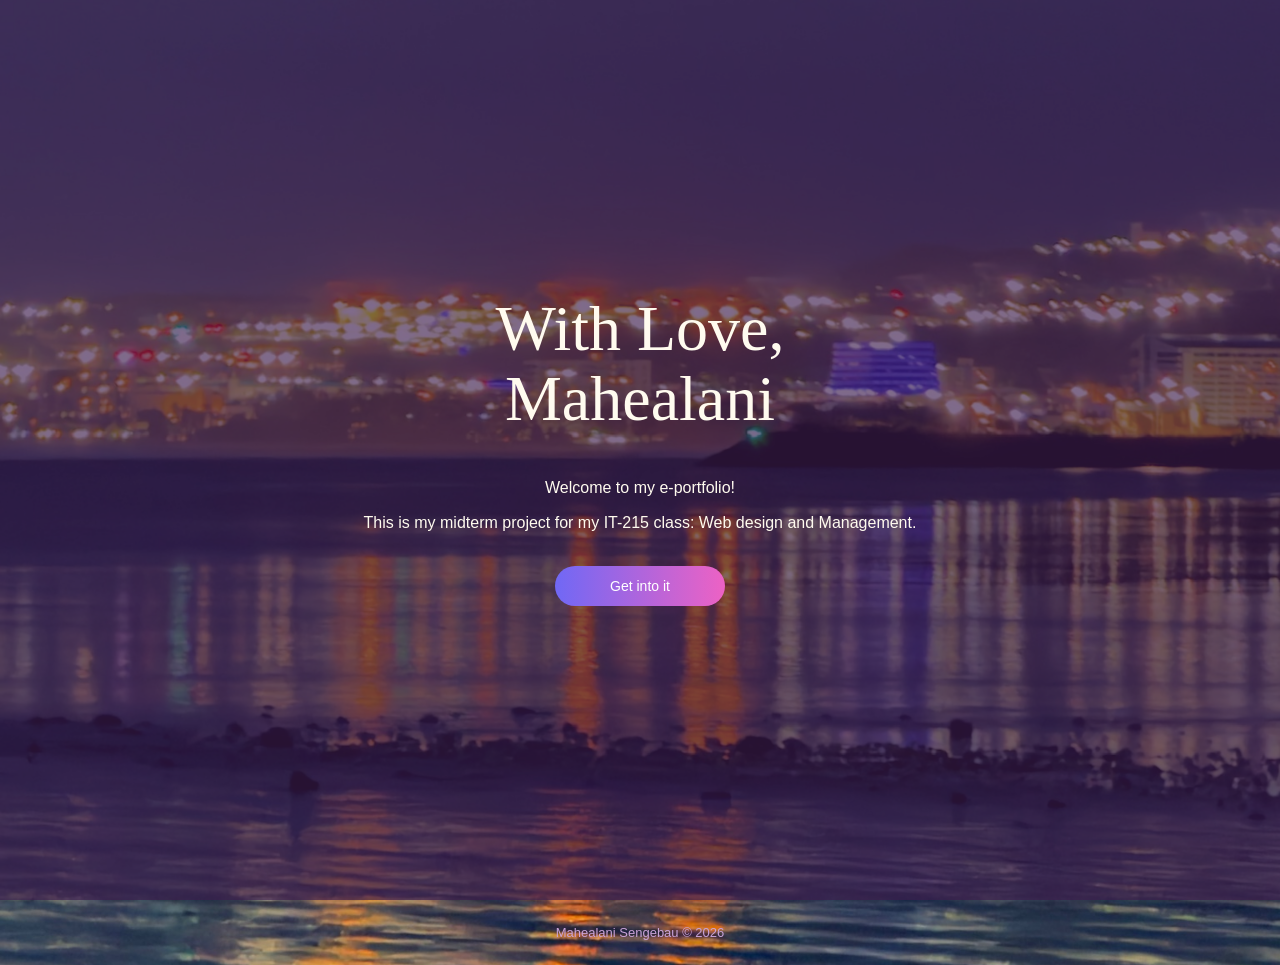
<file: index.html>
<!DOCTYPE html>
<html lang="en">

<head>

    <meta charset="UTF-8">

    <meta name="viewport"
          content="width=device-width, initial-scale=1.0">

    <title>With Love, Mahealani</title>

    <link rel="stylesheet" href="intro.css">

</head>

<body>

    <main class="intro-page">

        <h1>With Love,<br>Mahealani</h1>

        <p>Welcome to my e-portfolio!</p>

        <p>
            This is my midterm project for my IT-215 class:
            Web design and Management.
        </p>

       <a href="home.html"
   class="enter-button"
   id="enter-button">

    Get into it

	</a>


    </main>

	<footer>

    Mahealani Sengebau © 2026

</footer>


</body>

</html>
</file>
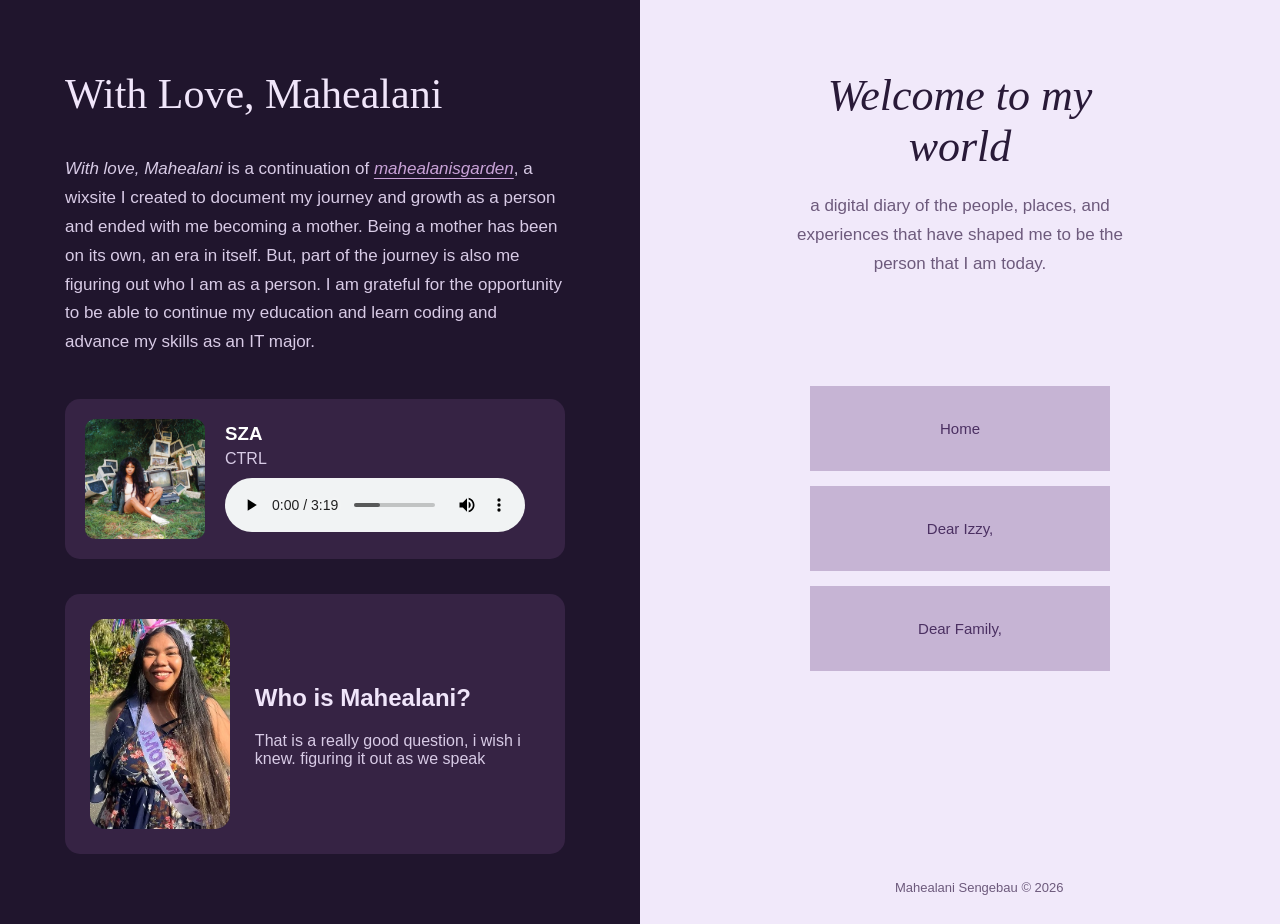
<file: home.html>
<!DOCTYPE html>
<html>
<head>
    <title>With Love, Mahealani</title>
	<link rel="stylesheet" href="style.css">
</head>

<body>

    <main class="homepage">

        <!-- LEFT SIDE -->

        <section class="left-side">

            <h1>With Love, Mahealani</h1>

            <p>
                <em>With love, Mahealani</em> is a continuation of <em><a href="https://mahealanidrive.wixsite.com/mahealanisgarden"
       target="_blank"
       class="garden-link">mahealanisgarden</a></em>, a wixsite I created to document my journey and growth as a person and ended with me becoming a mother. Being a mother has been on its own, an era in itself. But, part of the journey is also me figuring out who I am as a person. I am grateful for the opportunity to be able to continue my 	education and learn coding and advance my skills as an IT major.
            </p>


            <!-- MUSIC CARD -->

            <div class="music-card">

                <img src="sza.albumcover.jfif"
                     alt="SZA album cover">

                <div class="music-info">

                    <h3>SZA</h3>

                    <p>CTRL</p>

                    <audio controls autoplay>
                        <source src="audio-files/sza.mp3" type="audio/mpeg">
                    </audio>

                </div>

            </div>


            <!-- ABOUT ME -->

            <div class="about">

                <img src="aboutmepic.jpeg"
                     alt="Photo of Mahealani">

                <div class="about-text">

                    <h2>Who is Mahealani?</h2>

                    <p>
                        That is a really good question,
                        i wish i knew. figuring it out
                        as we speak
                    </p>

                </div>

            </div>

        </section>


        <!-- RIGHT SIDE -->

        <section class="right-side">

            <div class="welcome">

                <h2>Welcome to my world</h2>

                <p>
                    a digital diary of the people, places, and experiences that have shaped me to be the person that I am today.
                </p>

            </div>


            <nav>

                <a href="index.html">Home</a>

                <a href="izzy.html">
                    Dear Izzy,
                </a>

                <a href="people.html">
                    Dear Family,
                </a>

            </nav>

        </section>

	<footer>
            Mahealani Sengebau &copy; 2026
        </footer>

    </main>

</body>
</html>
</file>
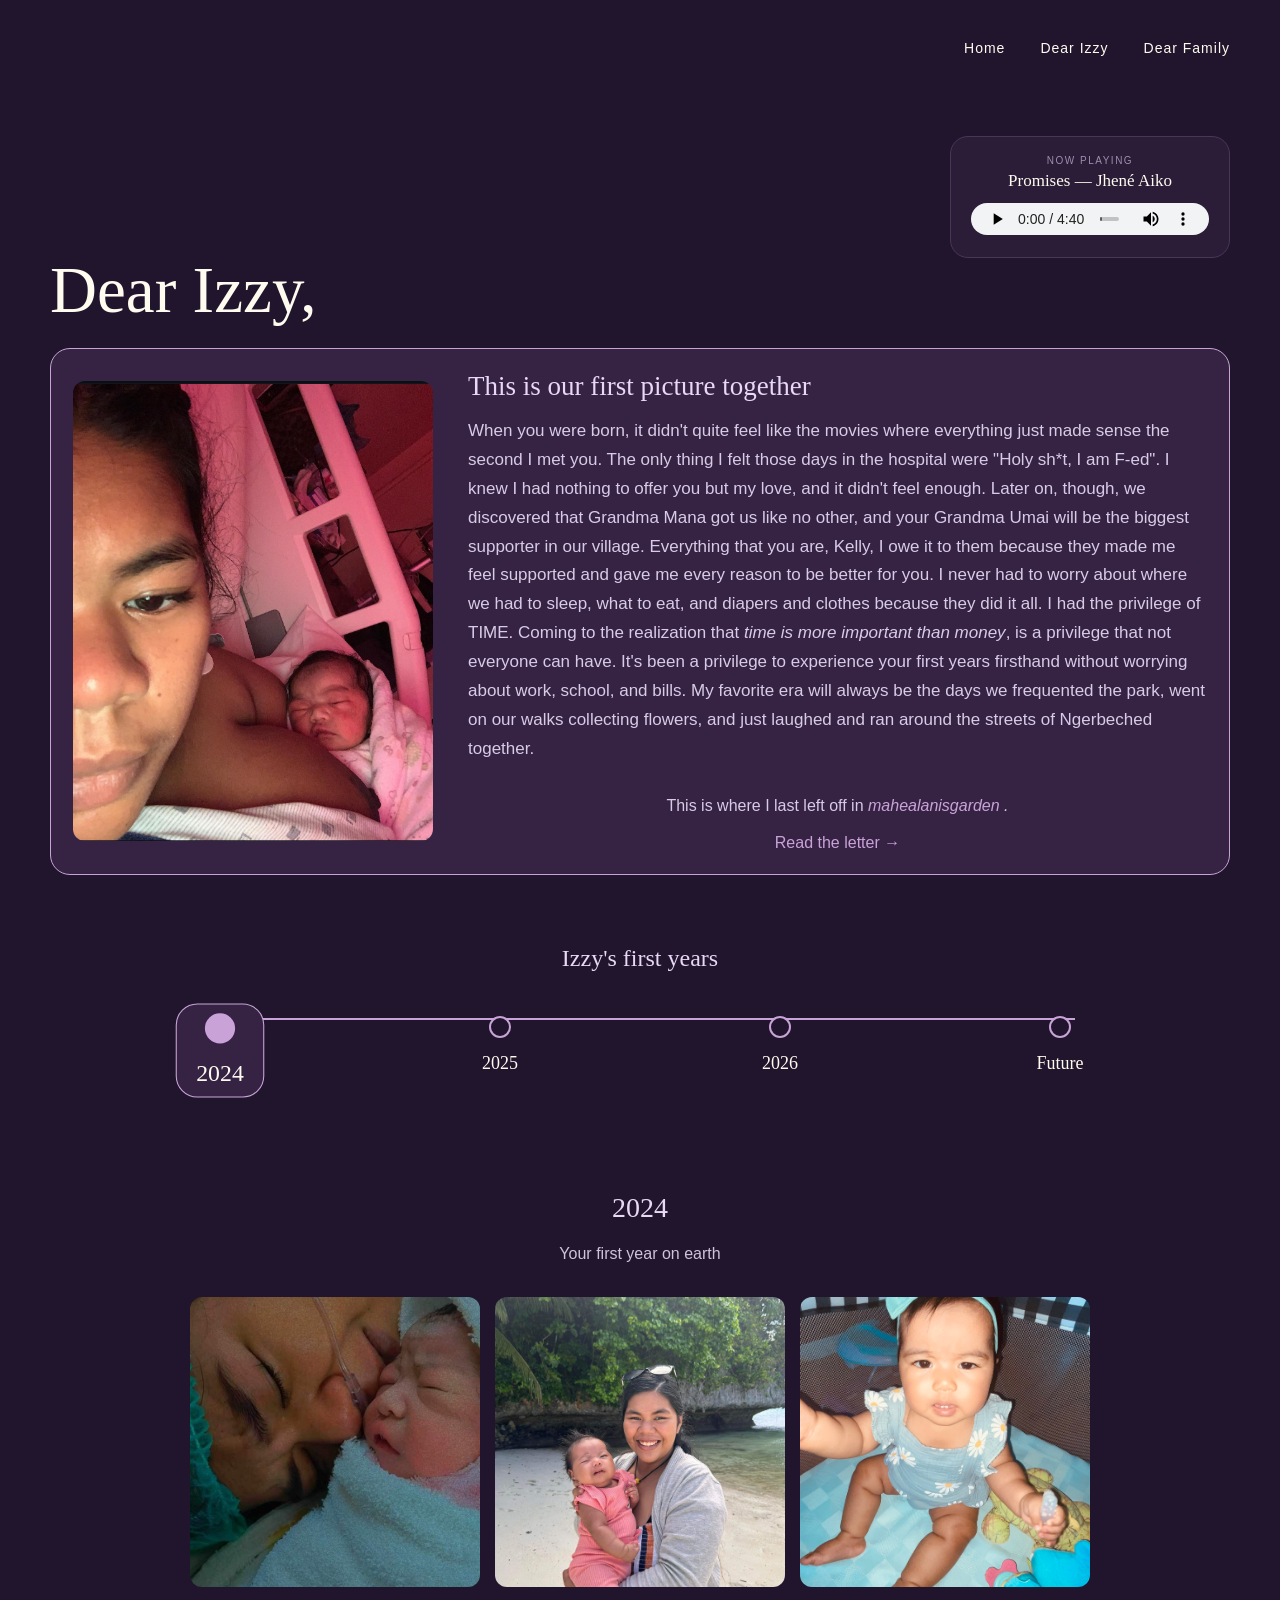
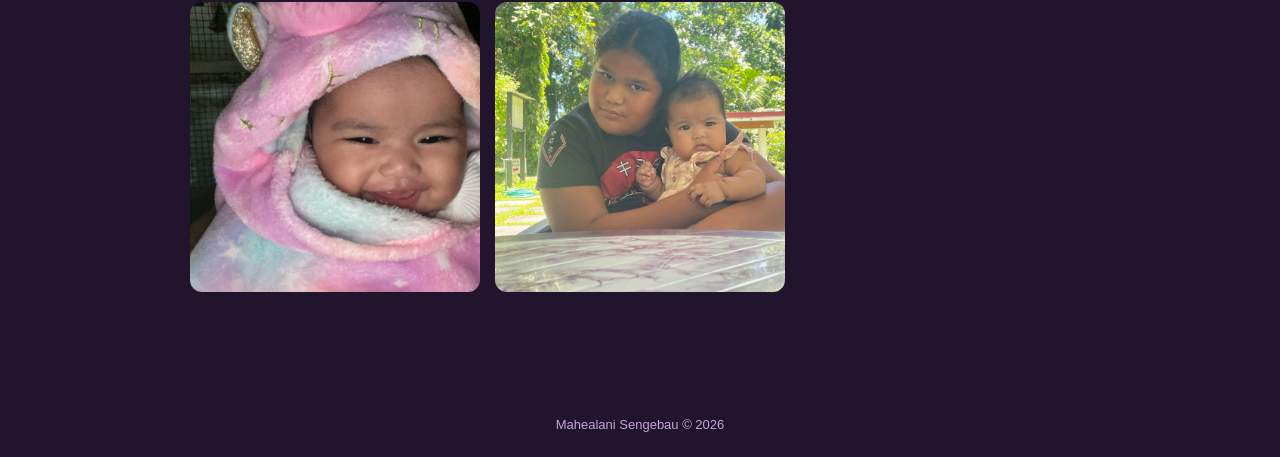
<file: izzy.html>
<!DOCTYPE html>
<html lang="en">

<head>

    <meta charset="UTF-8">

    <meta name="viewport" content="width=device-width, initial-scale=1.0">

    <title>Izzy</title>

    <link rel="stylesheet" href="izzy.css">

</head>


<body>

<main class="izzy-page">


    <!-- INTRO -->

<div class="izzy-header">

    <div class="izzy-title">
        <h1 id="dear-izzy">Dear Izzy,</h1>
    </div>

    <div class="izzy-music-area">

        <nav class="site-nav">
            <a href="home.html">Home</a>
            <a href="izzy.html">Dear Izzy</a>
            <a href="people.html">Dear Family</a>
        </nav>

        <div class="izzy-music-card">

            <div class="audio-card">
                <div class="audio-info">
                    <span>NOW PLAYING</span>
                    <strong>Promises — Jhené Aiko</strong>
                </div>

                <audio controls autoplay>
                    <source src="audio-files/promises.mp3" type="audio/mpeg">
                </audio>
            </div>

        </div>

    </div>

</div>
    </div>

</div>
    <section class="photo-area">

        <div class="photo-card">

            <img
                src="izzy-timeline/24/ourfirstpicfr.jpeg"
                id="first-photo"
                alt="A photo from 2024"
            >

            <div class="photo-caption">



    <h3>This is our first picture together</h3>

    <p class="memory-text">
        When you were born, it didn't quite feel like the movies where everything just made sense the second I met you. The only thing I felt those days in the hospital were "Holy sh*t, I am F-ed". I knew I had nothing to offer you but my love, and it didn't feel enough. Later on, though, we discovered that Grandma Mana got us like no other, and your Grandma Umai will be the biggest supporter in our village. Everything that you are, Kelly, I owe it to them because they made me feel supported and gave me every reason to be better for you. I never had to worry about where we had to sleep, what to eat, and diapers and clothes because they did it all. I had the privilege of TIME. Coming to the realization that <em>time is more important than money</em>, is a privilege that not everyone can have. It's been a privilege to experience your first years firsthand without worrying about work, school, and bills. My favorite era will always be the days we frequented the park, went on our walks collecting flowers, and just laughed and ran around the streets of Ngerbeched together.
    </p>

	    <p class="memory-introduction">

        This is where I last left off in
        <em><a
            href="https://mahealanidrive.wixsite.com/mahealanisgarden/post/future-letters-writing-to-my-future-self"
            target="_blank"
            rel="noopener noreferrer"
        >
            mahealanisgarden
        </a>.</em>

    </p>


        <input type="checkbox" id="letter-toggle">

<label for="letter-toggle" class="read-letter">
    <span class="read-text">Read the letter →</span>
    <span class="hide-text">Hide the letter ↑</span>
</label>

        </div>

    </div>
<div class="letter-content">

    <p>
        Hi Elle and Kelly,
    </p>

    <p>
        We are at the hospital right now and we're both feeling pretty frustrated.
        I was stuck laying down with you on top of me and I couldn't get up because
        of my stitches. I called auntie Anton to help and she came and took you away.
        I don't know what im going to do without her tbh, but I know I'll figure it
        out when I get home. I hope you know im doing my best Kelly. I'm so sorry for
        anything that will go down in the next year but I promise you im doing
        everything I can with the best of my knowledge. I haven't even changed your
        diaper yet! let alone any diaper except your cousin Mateo's 😭and that was
        just one time.
    </p>

    <p>
        im learning as I go Amareng and I promise you and I we got this.
    </p>

    <p>
        I love you so much and I am so excited to see the person you and I will become
        in a year's time my love. Thank you for choosing me to be your mommy.
    </p>

</div>

    </section>


    <!-- TIMELINE -->

    <section class="timeline-section">

        <h2>Izzy's first years</h2>


<div class="timeline">

    <div class="timeline-year">

    <a href="#year-2024">
        <div class="timeline-dot"></div>
        <span>2024</span>
    </a>

</div>

    <div class="timeline-year">

    <a href="#year-2025">
        <div class="timeline-dot"></div>
        <span>2025</span>
    </a>

</div>

<div class="timeline-year">

    <a href="#year-2026">
        <div class="timeline-dot"></div>
        <span>2026</span>
    </a>

</div>

<div class="timeline-year">

    <a href="#year-future">
        <div class="timeline-dot"></div>
        <span>Future</span>
    </a>

</div>
	</div>
    </section>



    <!-- 2024 -->

    <section class="year-content" id="year-2024">

        <h2>2024</h2>

        <p>
            Your first year on earth
        </p>

<div class="year-gallery">

<details class="memory-card">

    <summary>
        <img src="izzy-timeline/24/ourfirstpic.jpeg" alt="Izzy in 2024">
        <span>View memory</span>
    </summary>

    <p>
        This is our actual first pic together, but I consider the picture above
        our first pic because that was our first time actually being alone together.
    </p>

</details>




<details class="memory-card">

    <summary>
        <img src="izzy-timeline/24/izzy24.1.jpeg" alt="Izzy in 2024">
        <span>View memory</span>
    </summary>

    <p>
        This is also one of our first pics together that isn’t a selfie. We were at Grandpa Shiro’s 10 year anniversary and I was hoping to get a good photoshoot on the beach, but you weren’t having it lol.
    </p>

</details>

<details class="memory-card">

    <summary>
        <img src="izzy-timeline/24/izzy24.2.jpeg" alt="Izzy in 2024">
        <span>View memory</span>
    </summary>

    <p>
        I really think blue is your color, it makes your skin-tone pop. You’re the cutest girl!
    </p>

</details>


<details class="memory-card">

    <summary>
        <img src="izzy-timeline/24/izzy24.3.jpeg" alt="Izzy in 2024">
        <span>View memory</span>
    </summary>

    <p>
        Itei wanted to dress you up in her Unicorn Onesie and you loved it.
    </p>

</details>


<details class="memory-card">

    <summary>
        <img src="izzy-timeline/24/izzy24.4.jpeg" alt="Izzy in 2024">
        <span>View memory</span>
    </summary>

    <p>
        Itei has been your biggest cheerleader from the second you were born. As you grow up, I pray that you learn from Itei’s kindness, charm and humor.
    </p>

</details>

</div>

    </section>



    <!-- 2025 -->

    <section class="year-content" id="year-2025">

        <h2>2025</h2>

        <p>
            Year 1
        </p>

        <div class="year-gallery">

            <details class="memory-card">

    <summary>
        <img src="izzy-timeline/25/izzy25.1.jpeg" alt="Izzy in 2025">
        <span>View memory</span>
    </summary>

    <p>
        Uri brought you a valentine gift and you were so excited for the balloon. 	Uri is probably the one voice you heard the most when your ears first 	developed lol. If you ever get into any trouble or need a backup when i'm 
	not around, uri's got you like no other. 
 
    </p>

</details>



<details class="memory-card">

    <summary>
        <img src="izzy-timeline/25/izzy25.2.jpeg" alt="Izzy in 2025">
        <span>View memory</span>
    </summary>

    <p>
        Once Itei gets ahold of you, nobody else can get you.

    </p>

</details>

<details class="memory-card">

    <summary>
        <img src="izzy-timeline/25/izzy25.3.jpeg" alt="Izzy in 2025">
        <span>View memory</span>
    </summary>

    <p>
        Your first Christmas mass. Sorry about the bangs, my impulsiveness got 	the best of me when your hair was in your face, hahaha. promise i won't 	do it again.

    </p>

</details>

            <details class="memory-card">

    <summary>
        <img src="izzy-timeline/25/izzy25.4.jpeg" alt="Izzy in 2025">
        <span>View memory</span>
    </summary>

    <p>
        You're the happiest, sweetest girl i've ever met. Never ever change.

    </p>

</details>


            <details class="memory-card">

    <summary>
        <img src="izzy-timeline/25/izzy25.6.jpeg" alt="Izzy in 2025">
        <span>View memory</span>
    </summary>

    <p>
        This is your first time being really sick:( even while sick you're still 	the cutest patootest, especially in your little bear suit.
    </p>

</details>



            <details class="memory-card">

    <summary>
        <img src="izzy-timeline/25/izzy25.5.jpeg" alt="Izzy in 2025">
        <span>View memory</span>
    </summary>

    <p>
        You had grandma gloria's blood BOILING when she saw you but I had to 	tell her that it was sensory play lol.
    
	</p>

</details>

        </div>

    </section>



    <!-- 2026 -->

    <section class="year-content" id="year-2026">

        <h2>2026</h2>

        <p>
            Terrific twos
        </p>

        <div class="year-gallery">

            <details class="memory-card">

    <summary>
        <img src="izzy-timeline/26/izzy26.1.jpeg" alt="Izzy in 2026">
        <span>View memory</span>
    </summary>

    <p>
        You're really the best thing that's ever happened to me and I will spend 	the rest of my life proving it to you.
    </p>

</details>


            <details class="memory-card">

    <summary>
        <img src="izzy-timeline/26/izzy26.2.png" alt="Izzy in 2026">
        <span>View memory</span>
    </summary>

    <p>
        Grandma Mana is so proud of you and the girl that you are growing into. 
	Only God knows how I'd give up days of my life just for you to have more 
	days with your great grandmother.

    </p>

</details>


            <details class="memory-card">

    <summary>
        <img src="izzy-timeline/26/izzy26.3.jpeg" alt="Izzy in 2026">
        <span>View memory</span>
    </summary>

    <p>
        This is the look on your face after you had a long day of trashing 
	the house, eating everybody's food, and yelling at everybody. 

    </p>

</details>

            <details class="memory-card">

    <summary>
        <img src="izzy-timeline/26/izzy26.4.jpeg" alt="Izzy in 2026">
        <span>View memory</span>
    </summary>

    <p>
        Being a girl mom is the best thing that's ever happened to me.
	Dressing you up and doing your hair and putting little flowers on it 
	is some of the many favorite things I can say about being your mom.

    </p>

</details>

            <details class="memory-card">

    <summary>
        <img src="izzy-timeline/26/izzy26.5.PNG" alt="Izzy in 2026">
        <span>View memory</span>
    </summary>

    <p>
        You're quite the fashionable girl and we owe it all to your Grandma Umai.
	She spoils you to the max and all that we are is thanks to her.
    </p>

</details>


            <details class="memory-card">

    <summary>
        <img src="izzy-timeline/26/twin4.jpeg" alt="Izzy in 2026">
        <span>View memory</span>
    </summary>

    <p>
        You have the biggest, brightest smile and just your laugh alone can
	turn my whole day around. You've been the funniest girl since day 1
	and I'm so proud of the girl you're growing up into. When you go out into 	the world, you're going to do amazing things and I just hope I can keep 
	up. <3
    </p>

</details>

        </div>

    </section>



<!-- FUTURE -->

<section class="year-content" id="year-future">

    <h2>Future</h2>

    <p class="future-introduction">
        This section of the website is for letters to Isabelle as well as a
        descriptive visual screenshot of her first years from my POV.
    </p>

    <div class="future-divider">─── ✦ ───</div>


    <h3>Terrible Twos? More like Terrific Twos!</h3>

    <p class="future-date">
        September 19, 2026
    </p>

    <p>
        Hi Izzy! As of right now, it is 09/19/2026, and I am doing my midterm 	project as a tribute to you. I have done this before with 	mahealanisgarden <insert link here>, but I guess you could say I lost the 	creative juices for it, and the site I used for it was a little 	restricting. So, I am so grateful to be back in school where I can learn 	new ways to improve.

    </p>

    <p>
        As I am typing this, though, you are throwing your rara at my face. Rara 	is your stinky, squishmallow that you love to chew on as a comfort 	object. I keep telling you not to touch my laptop, and you're like a cat 	crawling all over me and crying when I push you away to get work done. 	Lately I've been really into <em>As Told by Ginger</em>, and you seem to have 	taken a liking to it, too, and I love that for us. I like to think of it 	as making sure you know ball.

    </p>

    <p>
       I mostly allow you to watch shows that I enjoy just so I don't go crazy 	lol. Our favorite shows right now are <em>As Told by Ginger, Lilo and 	Stitch the Series, Adventure Time</em>, and more. We got a little 	projector in your room, and I hope, as you get older, you look back on it 	as magical because I do everything in my power to make your childhood 	magical.


    </p>
	<div class="twos-break">✦</div>
    <p>
        Before I started school this semester, we frequented the park every day, 	walking around the neighborhood, collecting flowers, and just running 	around the streets of Ngesekes together.

    </p>	
	<div class="twos-break">✦</div>

    <p>
        Because of you, I have learned to fall in love with life for the first 	time and I never truly appreciated the beauty of nature until I met you. 	I make mistakes, of course, and I don't always speak life into you the 	way that I intend to. I fall back, I get impatient, I give in to anger 	and my reactions, but at the end of the day, I will never fail to remind 	you that I love you even when I am mad/sad or having big feelings.

    </p>

    <p>
        To be your mother is the greatest privilege and I will spend the rest of 	your life giving you everything that I can whilst also finding myself in 	the process.

    </p>

    <div class="future-divider">─── ✦ ───</div>

    <h3>Letters to Izzy</h3>

    <p class="future-date">
        September 2026 · Age 2
    </p>

    <div class="letter">
        
        <p>Dear Izzy,</p>

        <p>
	As of right now, you are 2 years old and you are the bravest, silliest, 	smartest 2-year-old I have ever known. You make friends so easily and 	you're so extroverted. Before I had you, I always kept to myself when in 	public and didn't greet people I don't know, but the way you are so 	openly kind to strangers broke me out of my shell.
        </p>

        <p>
           You are so brave! When we went to the clinic to get your 2-year-old 	shots, you braced yourself for your shots by saying, "one more mesisin!" 	through tears, and took it like a champ! As we were leaving you even 	said, "Thank you, nurse!" without me even telling you to do so. You never 	cease to amaze me, Izzy.

        </p>

        <p>
	Right now, you laugh at the silliest things like fart jokes (elut ra 	Tomiko btw), stinky smells, funny animals, and just find anything 	humorous. You brighten up my days with your silly jokes and you really 	never stop talking from the second you wake up to the moment you go to 	bed. Ke mal di ua Angko rkau ra Ombong el mal meduch a ngerel. Mommy Tomi 	calls it “24/7 podcast with Izzy”. Sometimes I get overstimulated when 	you talk a lot but your laugh is 	also so contagious and you're so 	genuinely funny I can never stay mad for too long.

        </p>

        <p>
           Some days I get dysregulated, and I yell and get impatient with you, 	but I try to repair it right away and apologize when I do something 	wrong. I hope it never gets to a point where it affects your development. 	Because of you, Isabelle, I have learned a new meaning of what love means 	to me and it is everything in Corinthians.

        </p>

        <blockquote>
            <p>
                Love is patient, love is kind. It does not envy, it does not
                boast, it is not proud. It does not dishonor others, it is not
                self-seeking, it is not easily angered, it keeps no record of
                wrongs. Love does not delight in evil but rejoices with the
                truth. It always protects, always trusts, always hopes, always
                perseveres. Love never fails.
            </p>

            <cite>1 Corinthians 13:4–8</cite>
        </blockquote>

        <p>
            Because of you, I have learned a new perspective of patience and 	kindness, and I strive to bring that love that you've taught me into all 	the relationships in my life. I may fail, but I never stop trying to be 	better for you because you give me every reason to be a better person.
        </p>

        <p>
            You've taught me so much more than I could have ever anticipated,
            and you deserve the world. All the words in every language will
            never suffice.
        </p>

        <p class="letter-closing">
            Love,<br>
            Mommy
        </p>



    </div>

</section>

</main>
	
	
	<footer>
  
  Mahealani Sengebau © 2026

	</footer>

</body>

</html>
</file>
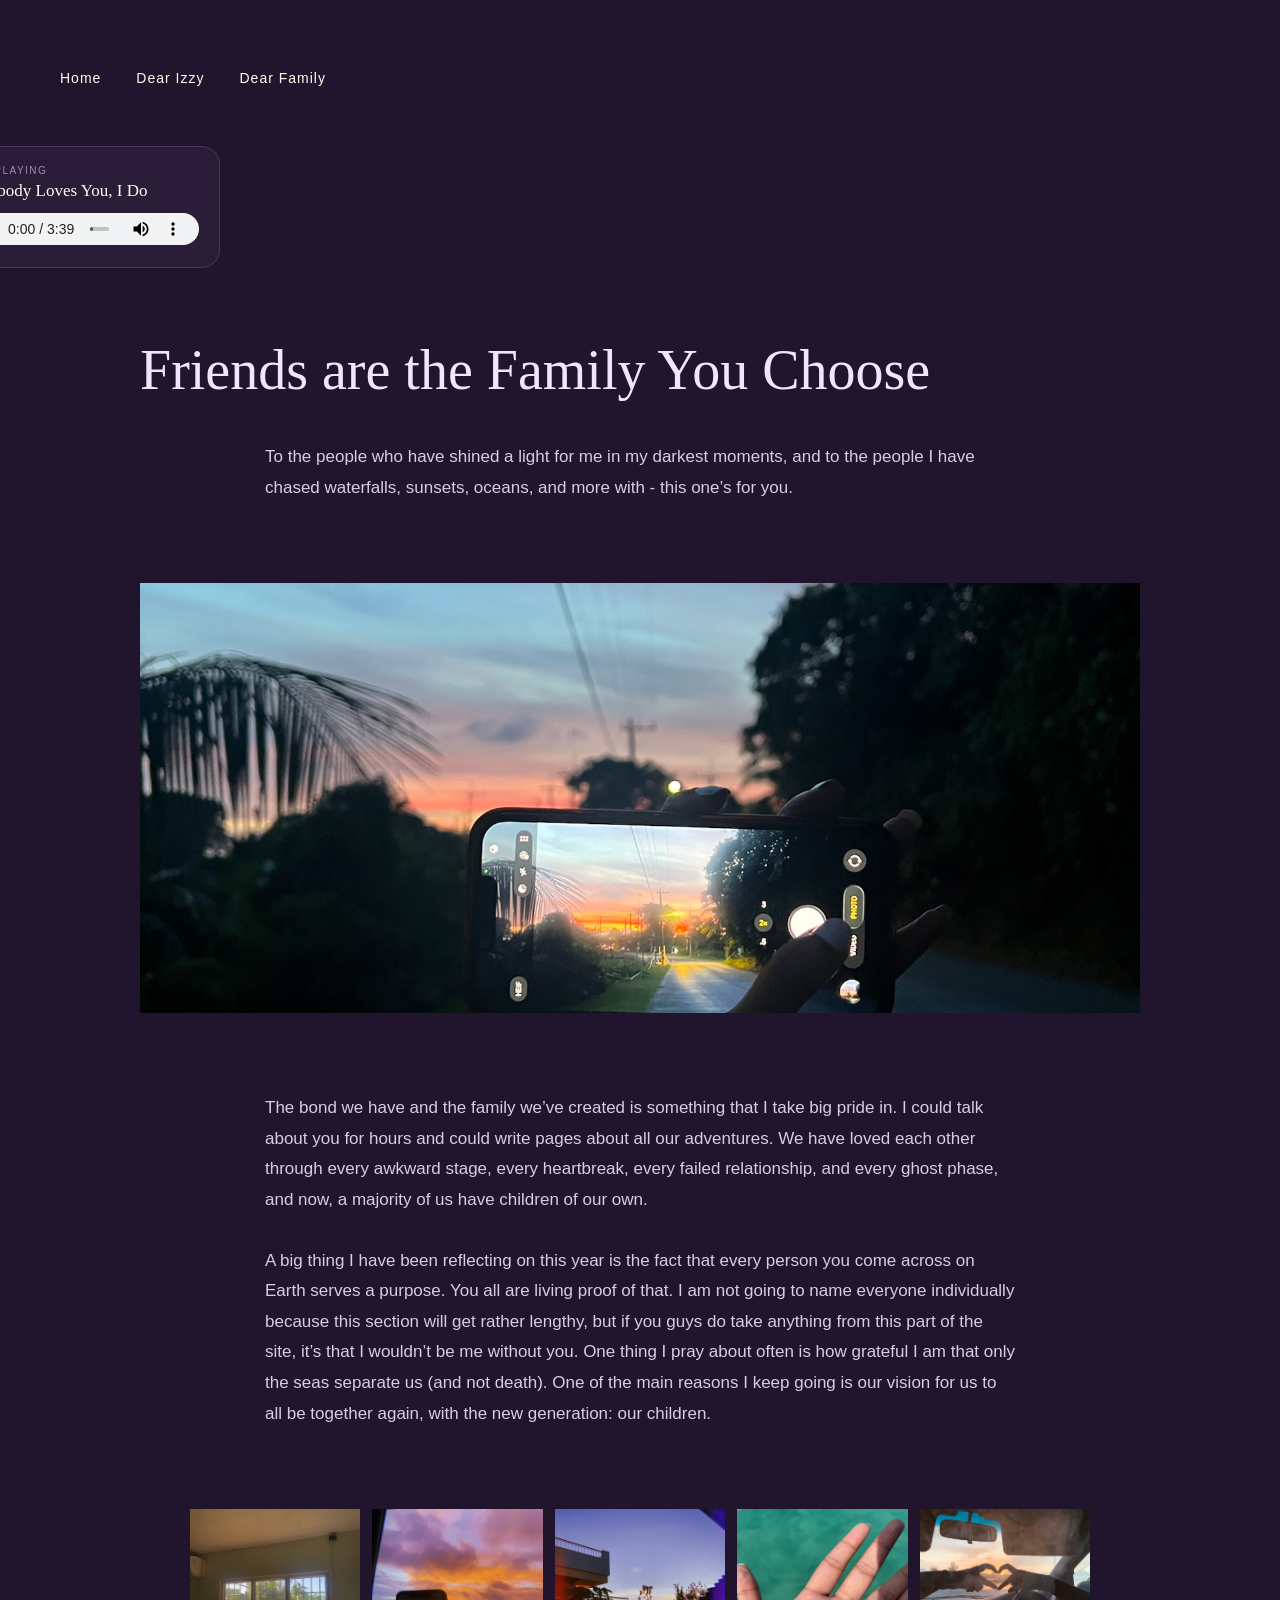
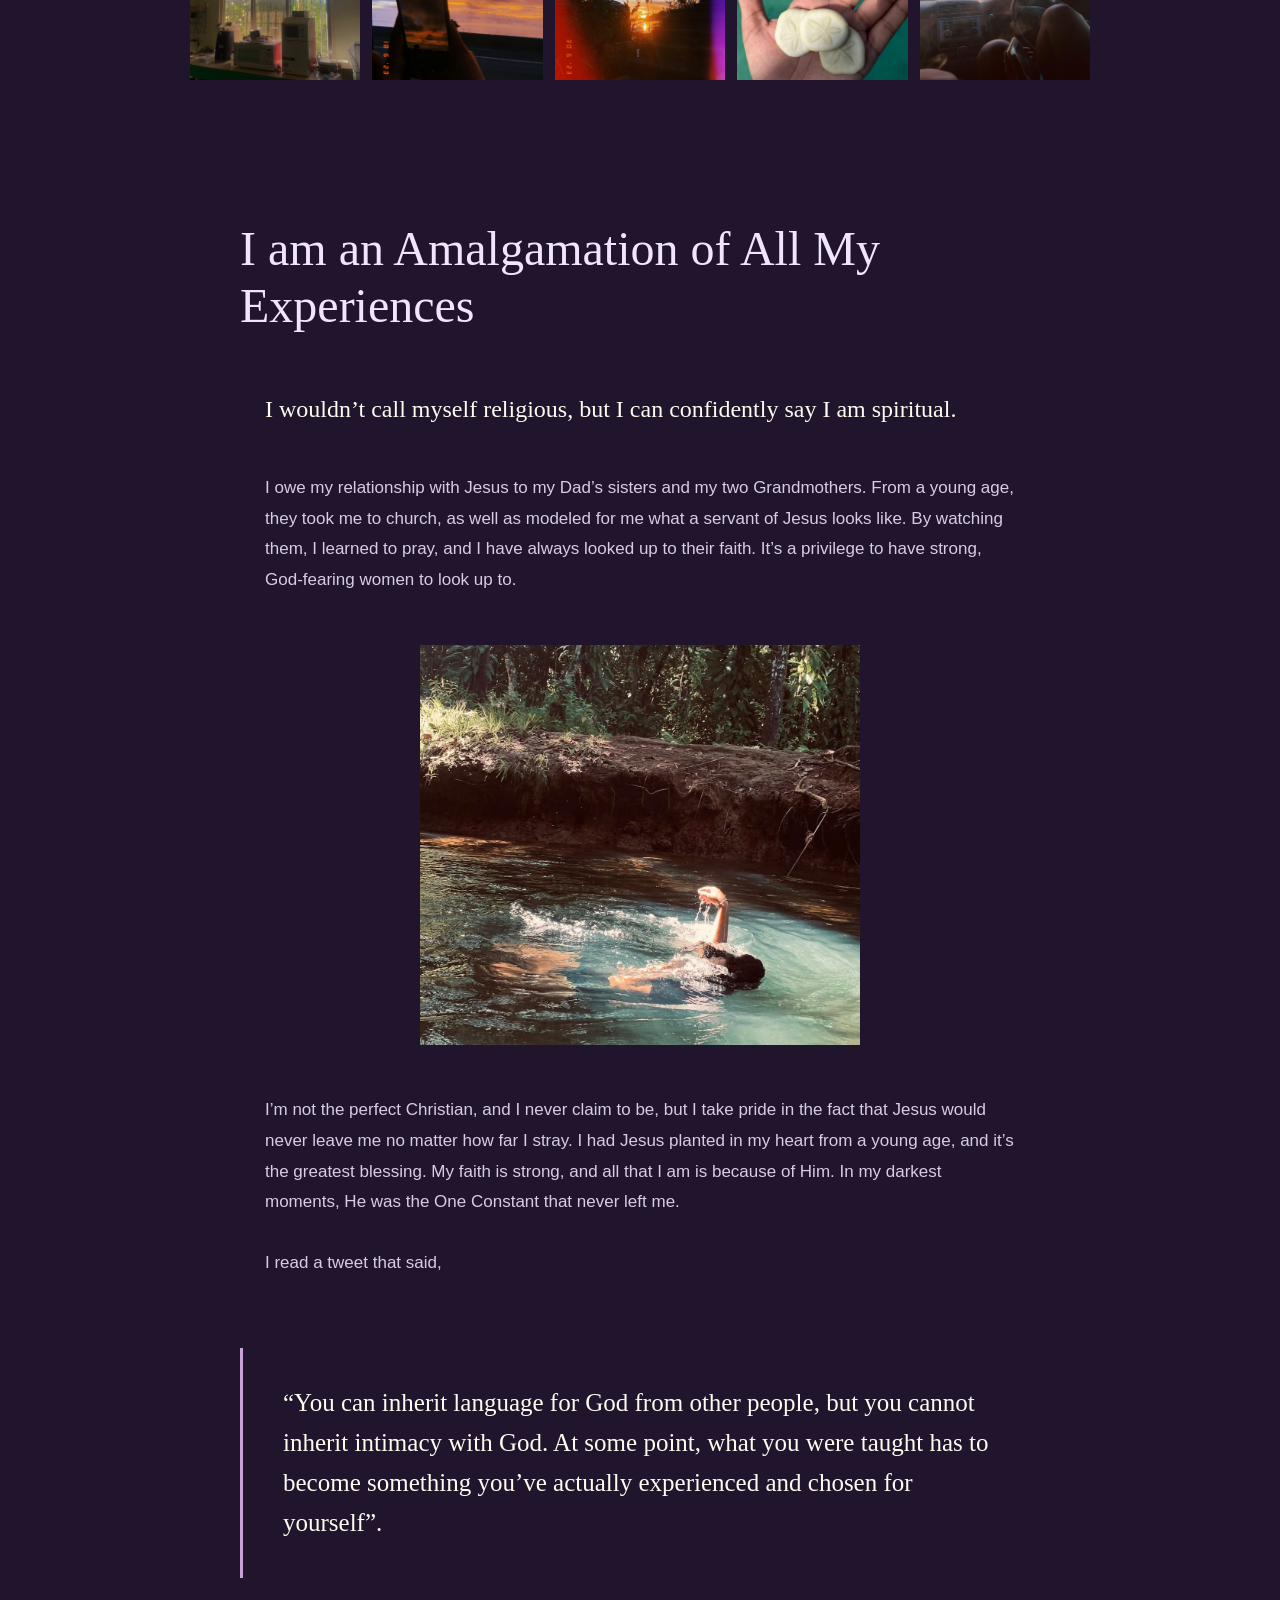
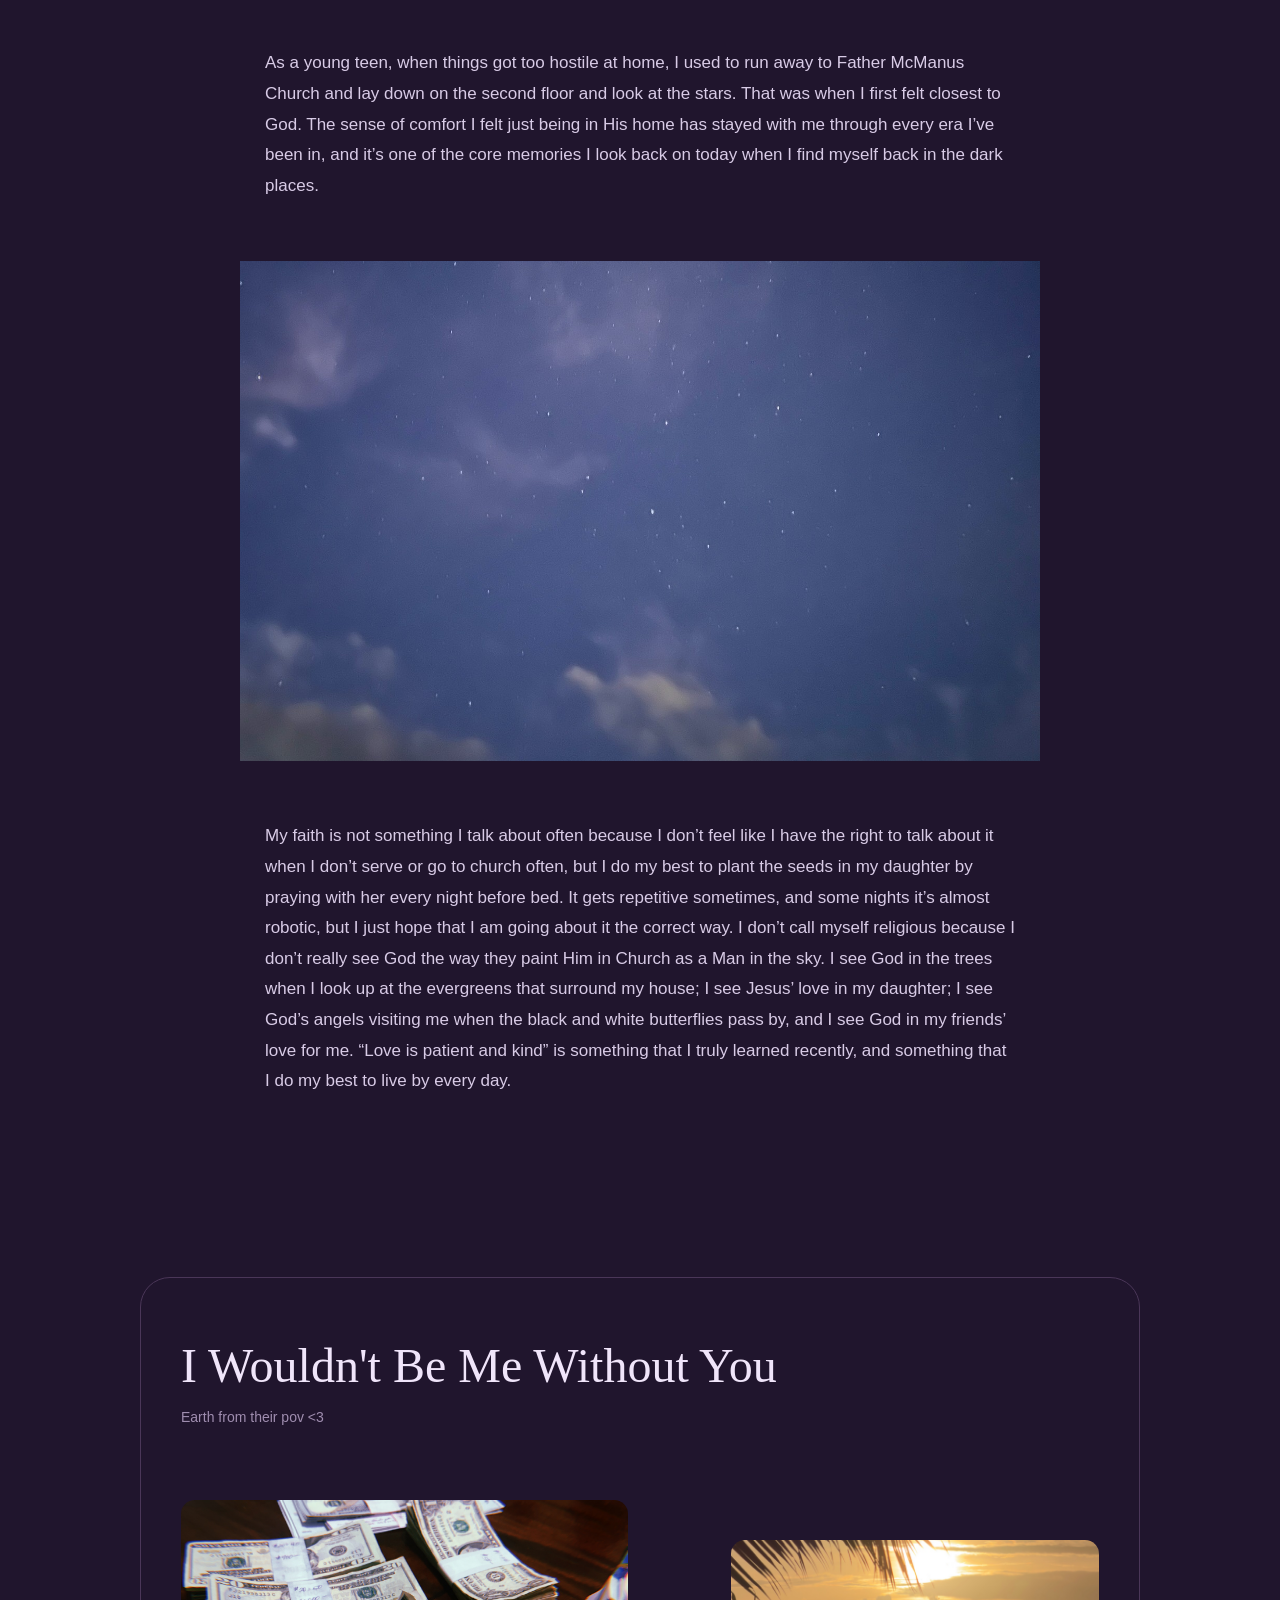
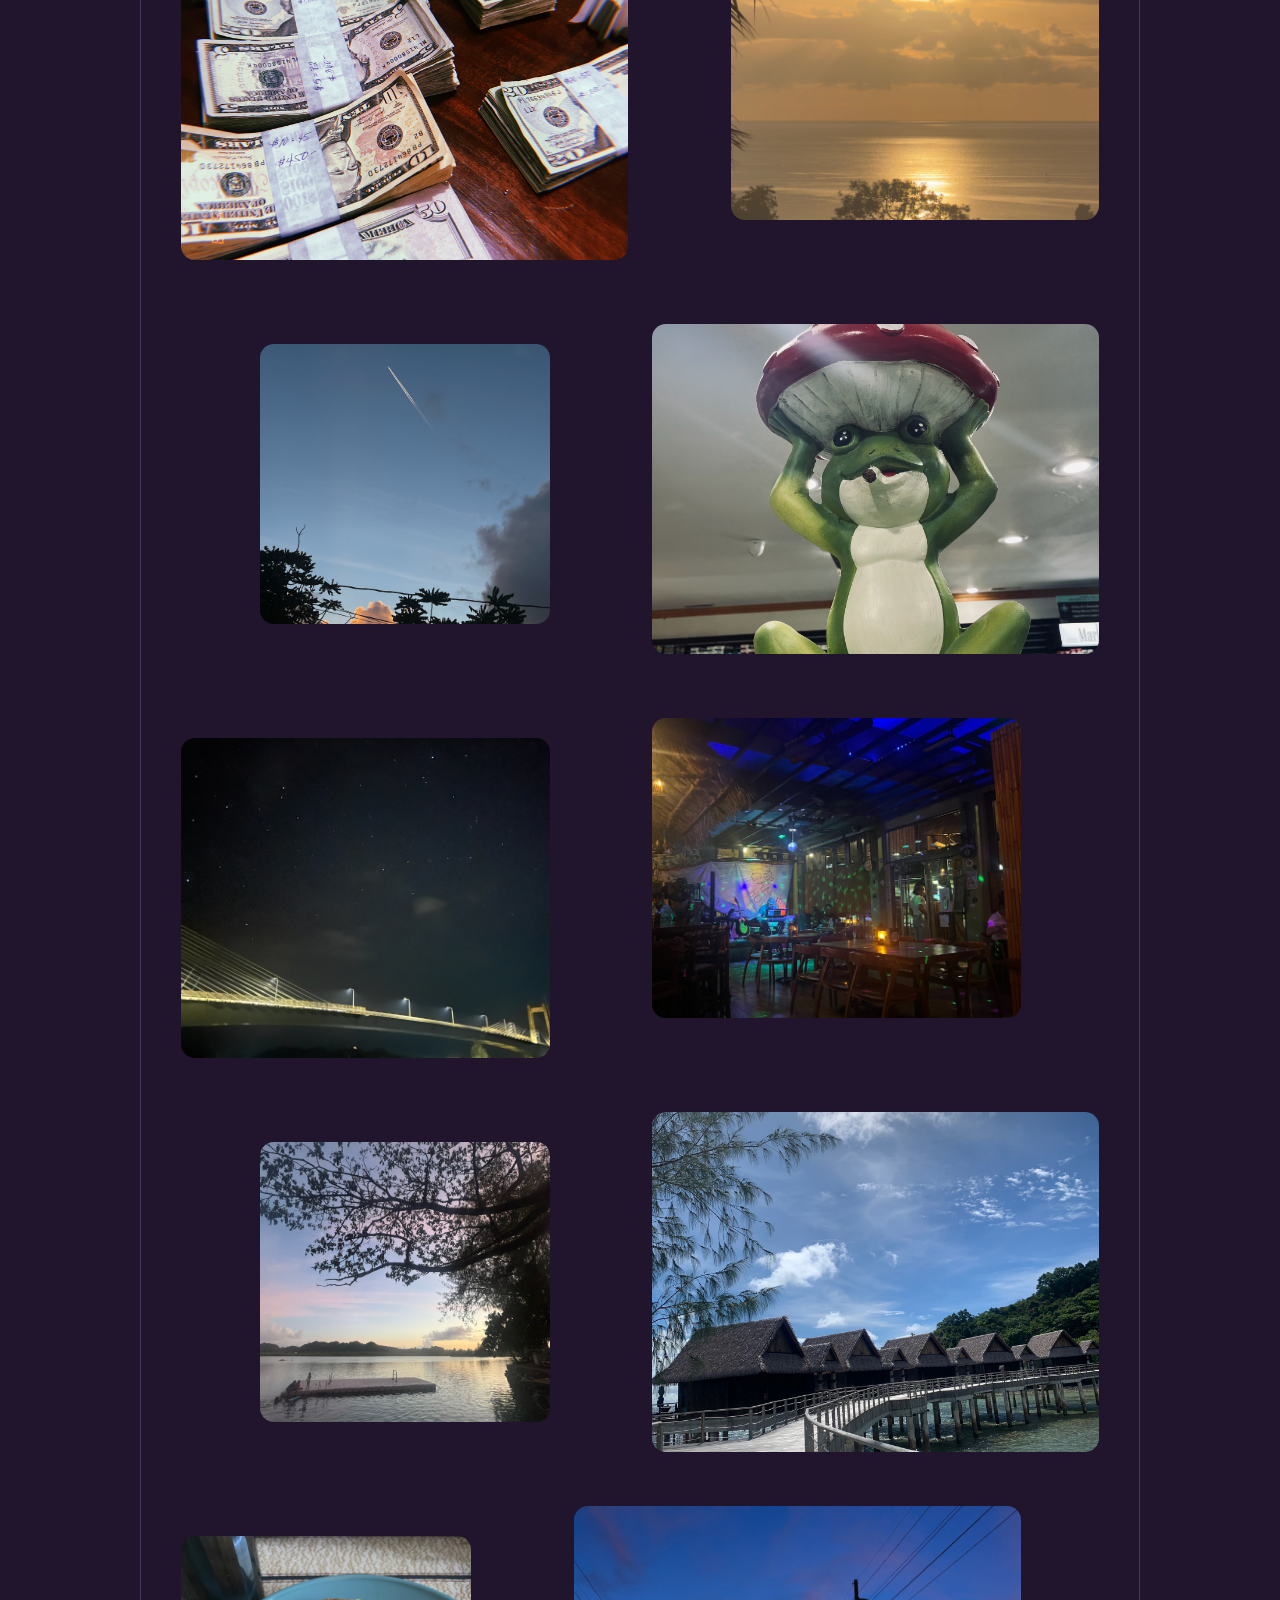
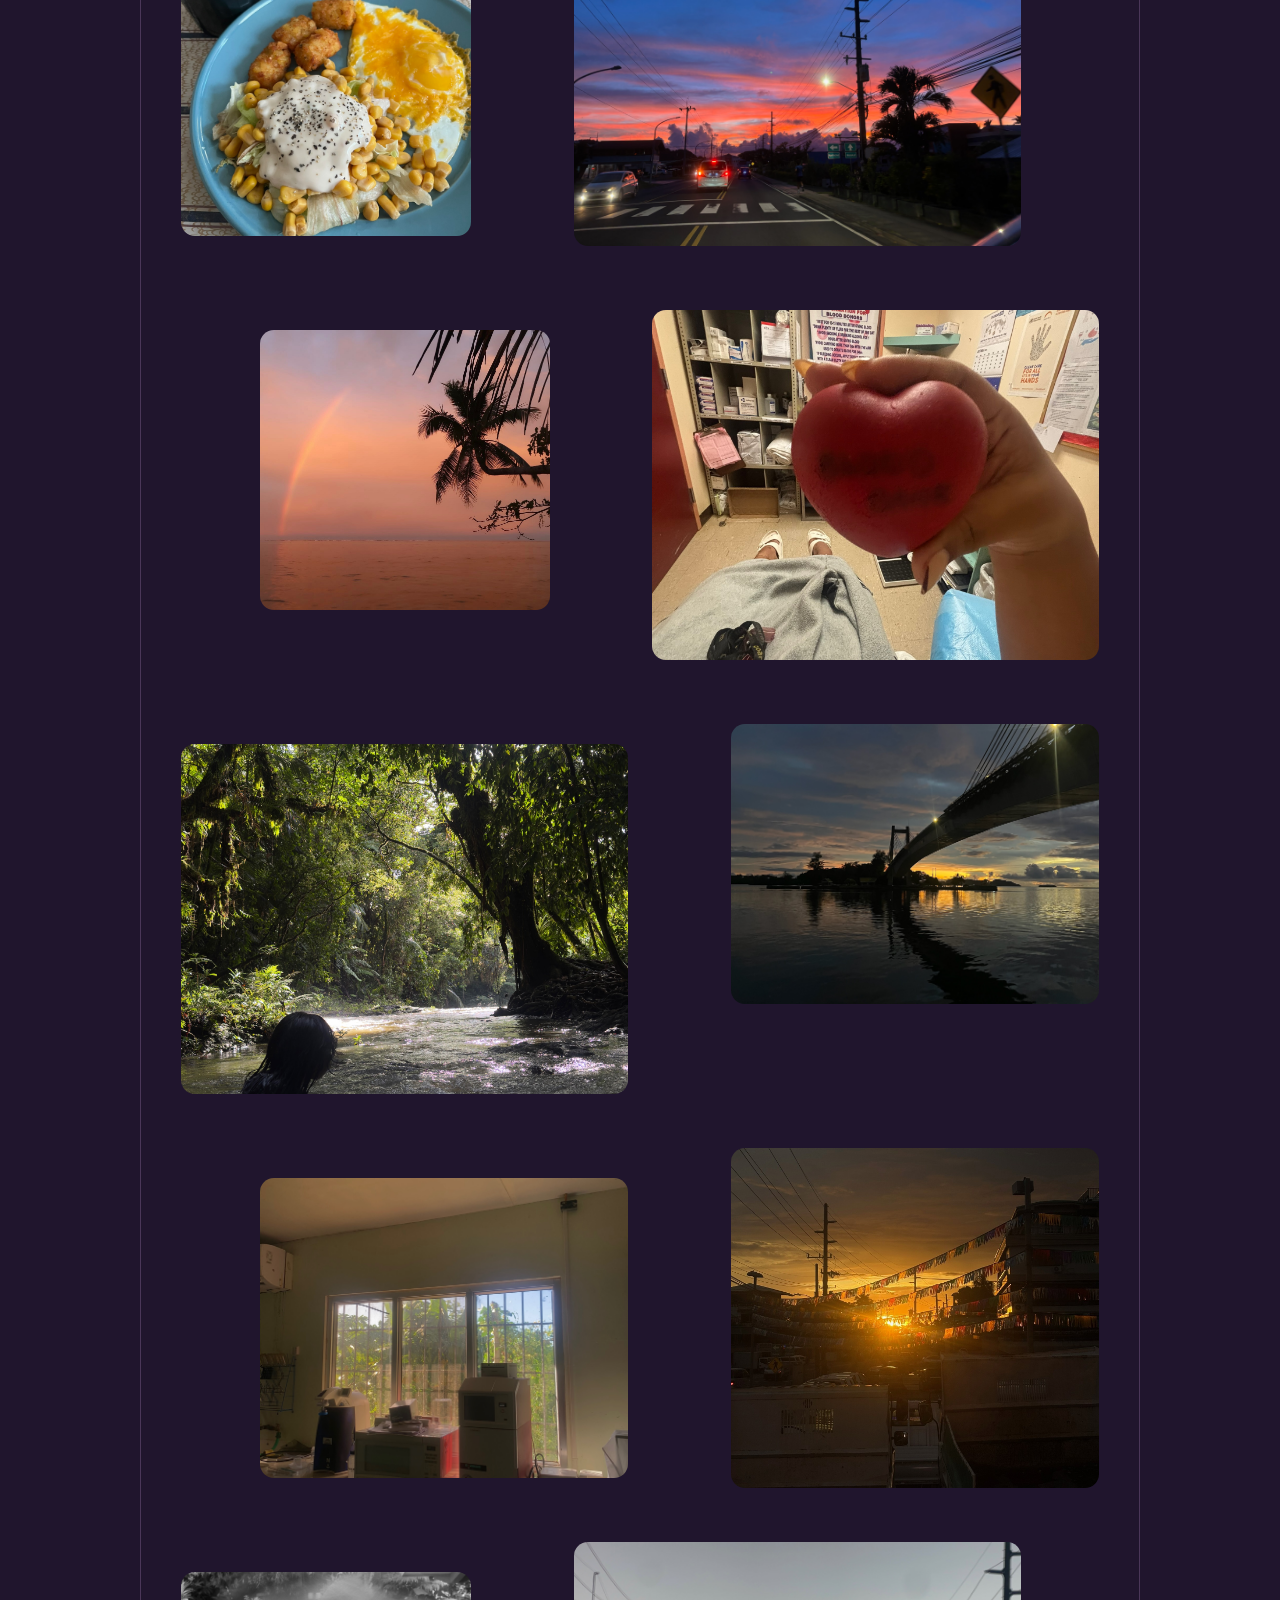
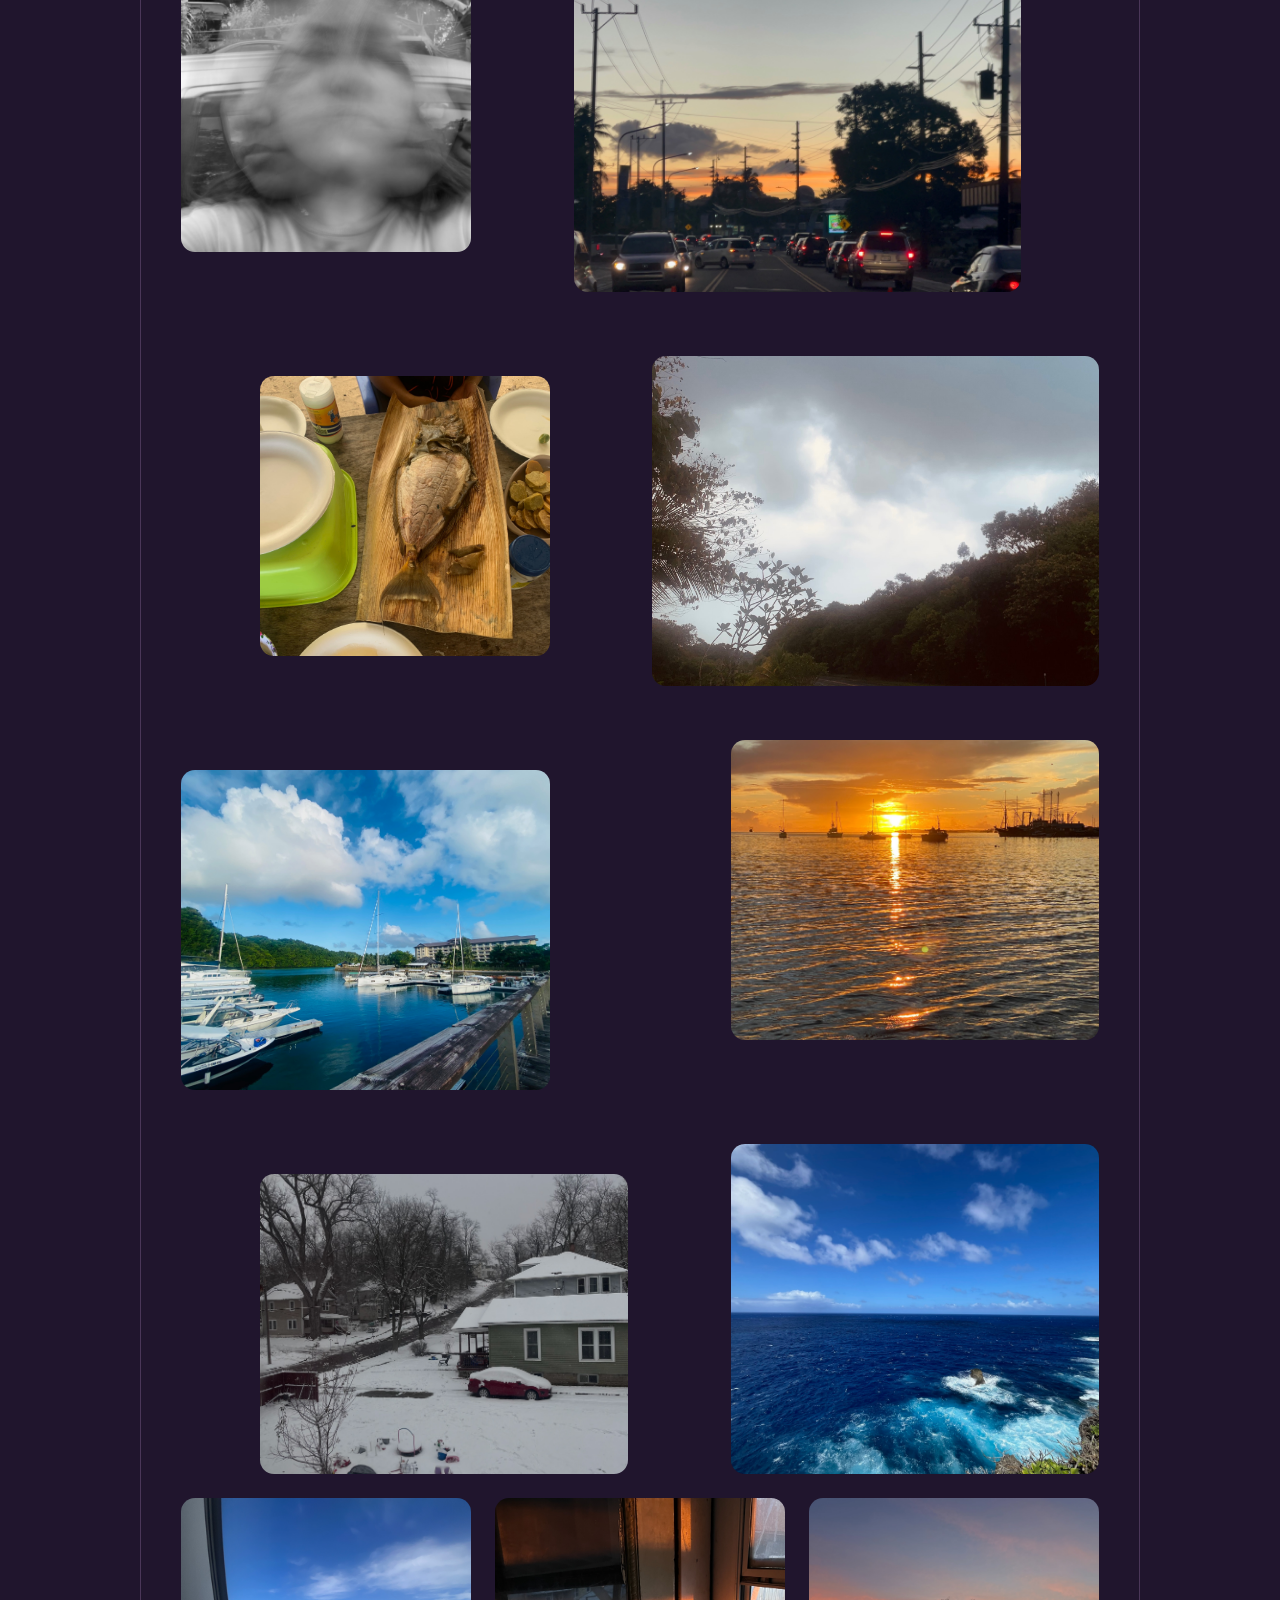
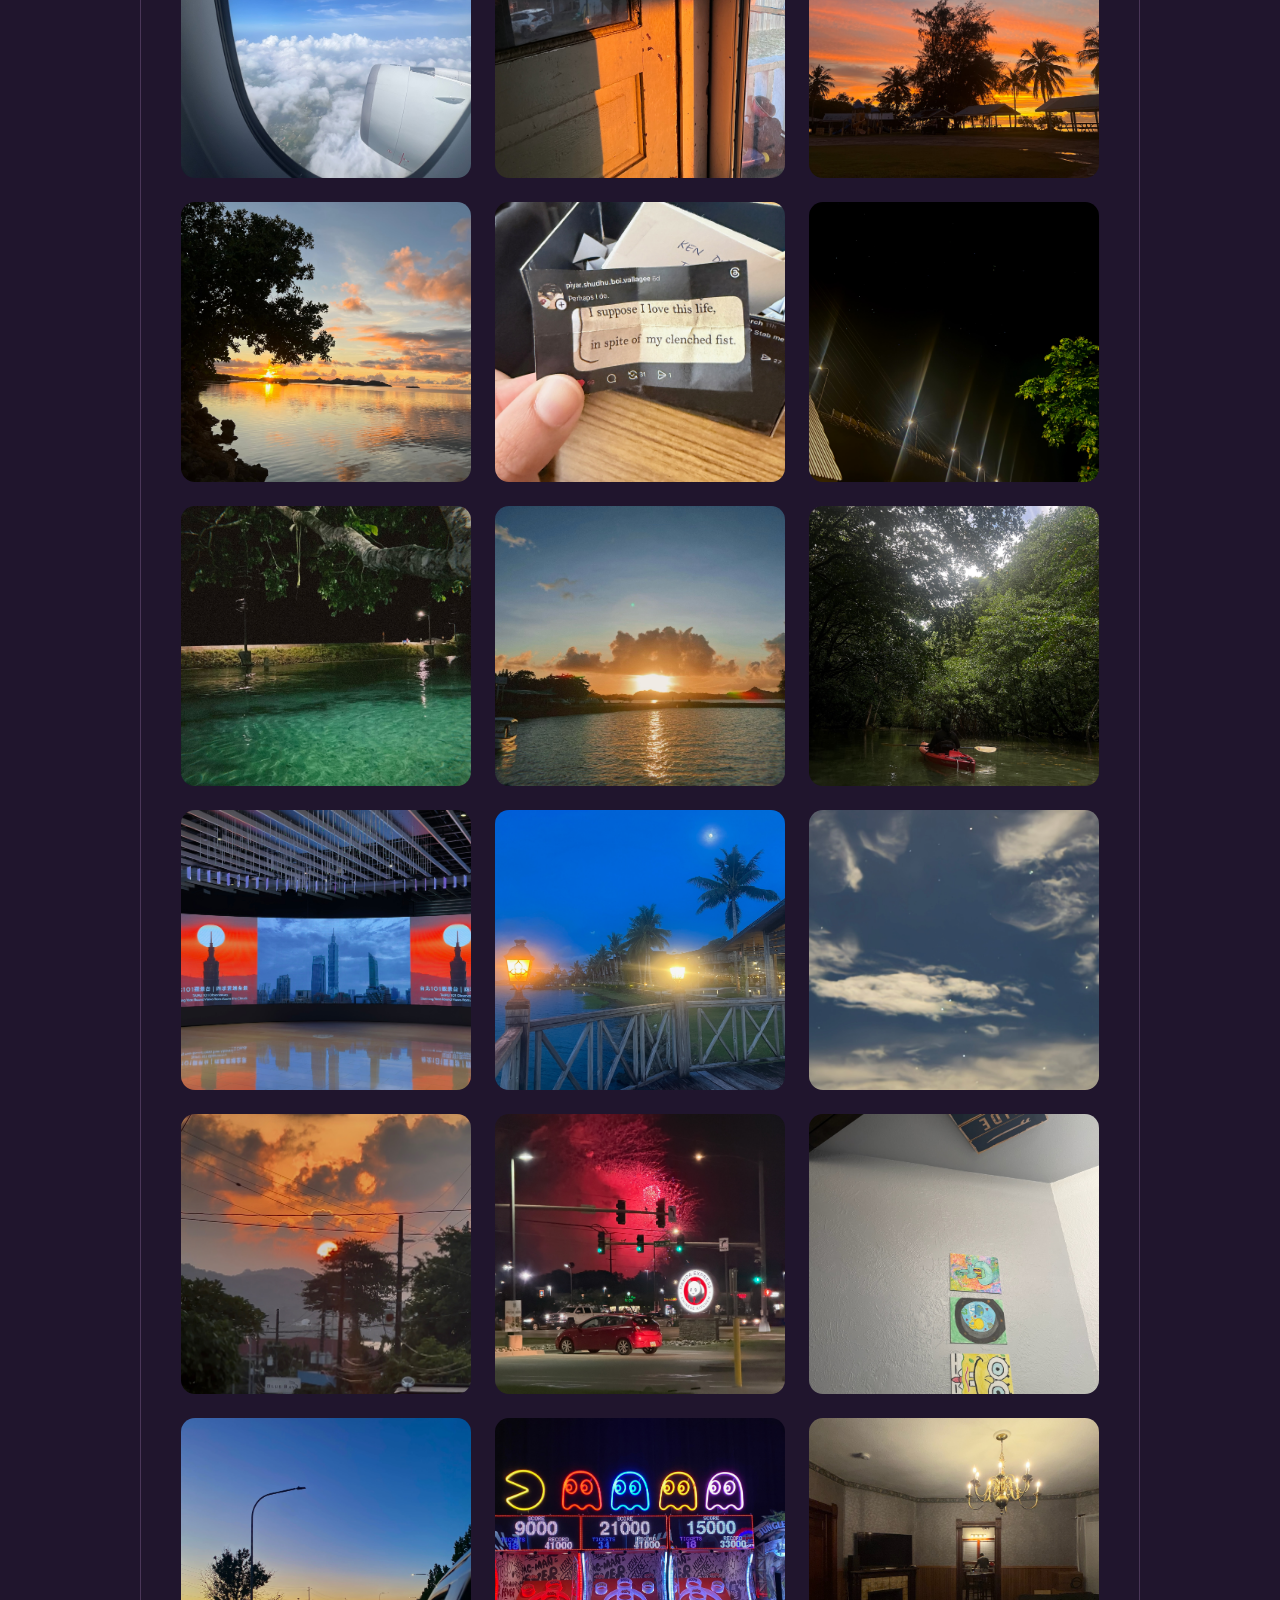
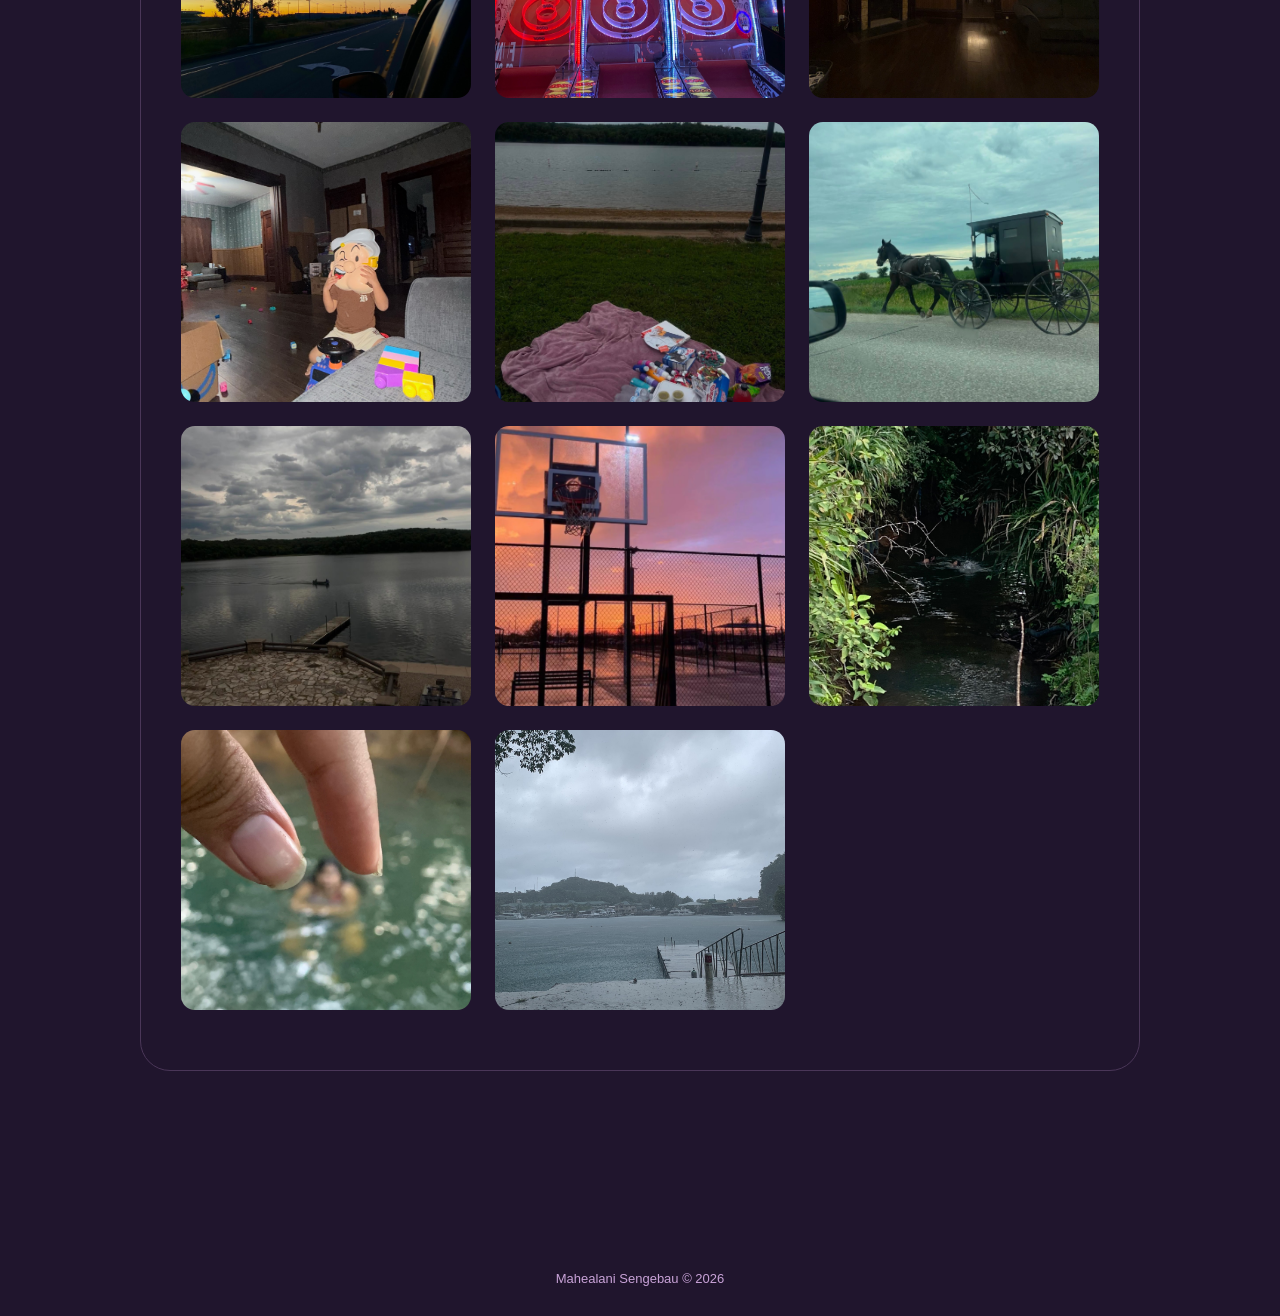
<file: people.html>
<!DOCTYPE html>
<html lang="en">

<head>

    <meta charset="UTF-8">

    <meta name="viewport"
          content="width=device-width, initial-scale=1.0">

    <title>My People</title>

    <link rel="stylesheet" href="people.css">

</head>

<body>

    <main class="people-page">
	<nav class="site-nav">
    <a href="home.html">Home</a>
    <a href="izzy.html">Dear Izzy</a>
    <a href="people.html">Dear Family</a>
</nav>
    <section class="friends-section">

	<div class="audio-card">
    <div class="audio-info">
        <span>NOW PLAYING</span>
        <strong>If Nobody Loves You, I Do</strong>
    </div>

    <audio controls autoplay>
        <source src="audio-files/i do.mp3" type="audio/mpeg">
    </audio>
</div>

        <h1>Friends are the Family You Choose</h1>

        <p>
            To the people who have shined a light for me in my darkest moments,
            and to the people I have chased waterfalls, sunsets, oceans, and
            more with - this one’s for you.
        </p>
		<div class="text-break-image">
	    <img src="people/ppl (22).jpg" alt="">
		</div>

        <p>
            The bond we have and the family we’ve created is something that I
            take big pride in. I could talk about you for hours and could write
            pages about all our adventures. We have loved each other through
            every awkward stage, every heartbreak, every failed relationship,
            and every ghost phase, and now, a majority of us have children of
            our own.
        </p>

        <p>
            A big thing I have been reflecting on this year is the fact that
            every person you come across on Earth serves a purpose. You all are
            living proof of that. I am not going to name everyone individually
            because this section will get rather lengthy, but if you guys do
            take anything from this part of the site, it’s that I wouldn’t be
            me without you. One thing I pray about often is how grateful I am
            that only the seas separate us (and not death). One of the main
            reasons I keep going is our vision for us to all be together again,
            with the new generation: our children.

        </p>

<div class="friends-photo-strip">

    <img src="people/ppl (23).jpg" alt="">
    <img src="people/ppl (3).jpg" alt="">
    <img src="people/ppl (4).jpg" alt="">
    <img src="people/ppl (19).jpg" alt="">
    <img src="people/ppl (7).jpg" alt="">
    
</div>

<section class="spirituality-section">

    <h2>I am an Amalgamation of All My Experiences</h2>

    <p>
        I wouldn’t call myself religious, but I can confidently say I am
        spiritual.
    </p>

    <p>
        I owe my relationship with Jesus to my Dad’s sisters and my two
        Grandmothers. From a young age, they took me to church, as well as
        modeled for me what a servant of Jesus looks like. By watching them,
        I learned to pray, and I have always looked up to their faith. It’s a
        privilege to have strong, God-fearing women to look up to.
    </p>

	<div class="faith-photo">
    <img src="people/ppl (6).jpg" alt="">
</div>

    <p>
        I’m not the perfect Christian, and I never claim to be, but I take
        pride in the fact that Jesus would never leave me no matter how far I
        stray. I had Jesus planted in my heart from a young age, and it’s the
        greatest blessing. My faith is strong, and all that I am is because of
        Him. In my darkest moments, He was the One Constant that never left me.
    </p>

    <p>
        I read a tweet that said,
    </p>

    <blockquote>
        “You can inherit language for God from other people, but you cannot
        inherit intimacy with God. At some point, what you were taught has to
        become something you’ve actually experienced and chosen for yourself”.
    </blockquote>

    <p>
        As a young teen, when things got too hostile at home, I used to run
        away to Father McManus Church and lay down on the second floor and look
        at the stars. That was when I first felt closest to God. The sense of 	comfort
        I felt just being in His home has stayed with me through every era I’ve
        been in, and it’s one of the core memories I look back on today when I
        find myself back in the dark places.
    </p>
	<div class="spiritual-photo">
    <img src="people/ppl (39).jpg" alt="">

</div>

    <p>
        My faith is not something I talk about often because I don’t feel like
        I have the right to talk about it when I don’t serve or go to church
        often, but I do my best to plant the seeds in my daughter by praying
        with her every night before bed. It gets repetitive sometimes, and
        some nights it’s almost robotic, but I just hope that I am going about
        it the correct way. I don’t call myself religious because I don’t
        really see God the way they paint Him in Church as a Man in the sky. I
        see God in the trees when I look up at the evergreens that surround my
        house; I see Jesus’ love in my daughter; I see God’s angels visiting me
        when the black and white butterflies pass by, and I see God in my
        friends’ love for me. “Love is patient and kind” is something that I
        truly learned recently, and something that I do my best to live by
        every day.
    </p>

</section>

<section class="people-gallery">

    <div class="gallery-heading">
        <h2>I Wouldn't Be Me Without You </h2>
        <p>Earth from their pov <3 </p>
    </div>

<div class="gallery-flow">

    <img src="people/ppl (5).jpg" alt="">
    <img src="people/ppl (8).jpg" alt="">
    <img src="people/ppl (9).jpg" alt="">
    <img src="people/ppl (10).jpg" alt="">
    <img src="people/ppl (11).jpg" alt="">
    <img src="people/ppl (12).jpg" alt="">
    <img src="people/ppl (13).jpg" alt="">
    <img src="people/ppl (14).jpg" alt="">
    <img src="people/ppl (15).jpg" alt="">
    <img src="people/ppl (16).jpg" alt="">
    <img src="people/ppl (17).jpg" alt="">
    <img src="people/ppl (18).jpg" alt="">
    <img src="people/ppl (20).jpg" alt="">
    <img src="people/ppl (21).jpg" alt="">
    <img src="people/ppl (23).jpg" alt="">
    <img src="people/ppl (24).jpg" alt="">
    <img src="people/ppl (25).jpg" alt="">
    <img src="people/ppl (26).jpg" alt="">
    <img src="people/ppl (27).jpg" alt="">
    <img src="people/ppl (28).jpg" alt="">
    <img src="people/ppl (30).jpg" alt="">
    <img src="people/ppl (31).jpg" alt="">
    <img src="people/ppl (32).jpg" alt="">
    <img src="people/ppl (33).jpg" alt="">
    <img src="people/ppl (34).jpg" alt="">
    <img src="people/ppl (35).jpg" alt="">
    <img src="people/ppl (36).jpg" alt="">
    <img src="people/ppl (37).jpg" alt="">
    <img src="people/ppl (38).jpg" alt="">
    <img src="people/ppl (40).jpg" alt="">
    <img src="people/ppl (41).jpg" alt="">
    <img src="people/ppl (42).jpg" alt="">
    <img src="people/ppl (43).jpg" alt="">
    <img src="people/ppl (44).jpg" alt="">
    <img src="people/ppl (45).jpg" alt="">
    <img src="people/ppl (46).jpg" alt="">
    <img src="people/ppl (47).jpg" alt="">
    <img src="people/ppl (48).jpg" alt="">
    <img src="people/ppl (49).jpg" alt="">
    <img src="people/ppl (50).jpg" alt="">
    <img src="people/ppl (51).jpg" alt="">
    <img src="people/ppl (52).jpg" alt="">
    <img src="people/ppl (53).jpg" alt="">
    <img src="people/ppl (54).jpg" alt="">
    <img src="people/ppl (55).jpg" alt="">
    <img src="people/ppl (56).jpg" alt="">
    <img src="people/ppl (57).jpg" alt="">
    <img src="people/ppl (58).jpg" alt="">
    <img src="people/ppl (59).jpg" alt="">
    <img src="people/ppl (60).jpg" alt="">

</div>
</section>
</main>

    <footer>
        Mahealani Sengebau © 2026
    </footer>

</body>

</html>
</file>
<file: intro.css>
/* GENERAL PAGE */

* {
    box-sizing: border-box;
}

body {
    margin: 0;
    font-family: Arial, sans-serif;
    background-image: url("IMG_0015.jpg");
    background-size: cover;
    background-position: center;
    background-repeat: no-repeat;
    min-height: 100vh;
    color: #FFFBEF;
}


/* INTRO PAGE */

.intro-page {
    min-height: 100vh;
    background-color: rgba(61, 29, 78, 0.65);

    display: flex;
    flex-direction: column;
    align-items: center;
    justify-content: center;

    text-align: center;
    padding: 40px 20px;

    opacity: 1;
    transition: opacity 0.6s ease;
}


/* TITLE */

.intro-page h1 {
    font-family: Georgia, serif;
    font-size: 64px;
    font-weight: normal;
    line-height: 1.1;
    margin: 0 0 35px;
    color: #FFFBEF;
}


/* DESCRIPTION */

.intro-page p {
    font-size: 16px;
    margin: 5px 0;
    line-height: 1.6;
}


/* ENTER BUTTON */

.enter-button {
    display: inline-block;
    margin-top: 25px;
    padding: 12px 55px;

    border-radius: 30px;

    background: linear-gradient(
        90deg,
        #7068F5,
        #ED62C4
    );

    color: white;
    text-decoration: none;
    font-size: 14px;
}

.enter-button:hover {
    opacity: 0.85;
}


/* PAGE TRANSITION */

.intro-page.fade-out {
    opacity: 0;
}

footer {
    width: 100%;
    text-align: center;
    color: #C9A3D8;
    font-size: 13px;
    padding: 25px 0;
}
</file>
<file: style.css>
/* GENERAL PAGE */

* {
    box-sizing: border-box;
}

body {
    margin: 0;
    background-color: #20152D;
    color: #FFFFFF;
    font-family: Arial, sans-serif;
}


/* TWO COLUMN LAYOUT */

.homepage {
    display: grid;
    grid-template-columns: 1fr 1fr;
    min-height: 100vh;
}


/* LEFT SIDE */

.left-side {
    background-color: #20152D;
    padding: 70px 65px;
    display: flex;
    flex-direction: column;
    align-items: flex-start;
}

.left-side h1 {
    color: #F0E5FA;
    font-family: Georgia, serif;
    font-size: 42px;
    font-weight: normal;
    margin-top: 0;
    margin-bottom: 20px;
}

.left-side > p {
    color: #D8CBE6;
    font-size: 17px;
    line-height: 1.7;
    max-width: 500px;
}


/* MUSIC CARD */

.music-card {
    display: flex;
    align-items: center;
    gap: 20px;
    background-color: #362344;
    padding: 20px;
    margin: 25px 0;
    border-radius: 15px;
    width: 100%;
    max-width: 500px;
}

.music-card img {
    width: 120px;
    height: 120px;
    border-radius: 10px;
    object-fit: cover;
}

.music-info {
    text-align: left;
}

.music-info h3 {
    margin: 0;
    color: #FFFFFF;
}

.music-info p {
    margin: 5px 0 10px;
    color: #D8CBE6;
}


/* ABOUT ME */

.about {
    background-color: #362344;
    padding: 25px;
    margin-top: 10px;
    border-radius: 15px;
    display: flex;
    align-items: center;
    gap: 25px;
    width: 100%;
    max-width: 500px;
}

.about img {
    width: 150px;
    height: 210px;
    object-fit: cover;
    border-radius: 15px;
}

.about-text {
    text-align: left;
}

.about-text h2 {
    color: #F0E5FA;
}

.about-text p {
    color: #D8CBE6;
}


/* RIGHT SIDE */

.right-side {
    background-color: #F1E9FA;
    color: #291A38;

    padding: 70px 55px;

    display: flex;
    flex-direction: column;
    align-items: center;

    text-align: center;

    position: relative;
    overflow: hidden;
}

/* RIGHT SIDE PHOTO BACKGROUND */

.right-side::before {
    content: "";

    position: absolute;
    inset: 0;

    background-size: cover;
    background-position: center;

    opacity: 0;

    transition: opacity 0.5s ease;

    z-index: 0;
}

/* KEEP RIGHT SIDE CONTENT ABOVE PHOTO */

.right-side > * {
    position: relative;
    z-index: 1;
}

/* CHANGE RIGHT SIDE PHOTO WHEN HOVERING */

.right-side:has(nav a:nth-child(1):hover)::before {
    background-image: url("home.jpg");
    opacity: 0.35;
}

.right-side:has(nav a:nth-child(2):hover)::before {
    background-image: url("clouds.jpg");
    opacity: 0.35;
}

.right-side:has(nav a:nth-child(3):hover)::before {
    background-image: url("mypeople.jpg");
    opacity: 0.35;
}

.welcome {
    background-color: transparent;

    padding: 0;
    margin: 0 0 45px;

    border-radius: 0;

    max-width: 350px;
}

.welcome h2 {
    font-family: Georgia, serif;
    font-size: 44px;
    font-style: italic;
    font-weight: normal;

    margin-top: 0;
    margin-bottom: 20px;

    color: #291A38;
}

.welcome p {
    color: #6D5A7C;
    font-size: 17px;
    line-height: 1.7;
}

.garden-link {
    color: #C9A3D8;
    text-decoration: underline;
    text-underline-offset: 4px;
    transition: color 0.3s ease;
}

.garden-link:hover {
    color: #FFFBEF;
}
/* NAVIGATION */

nav {
    margin: 30px 0;
    width: 100%;
    max-width: 300px;
}


/* PHOTO HOVER NAVIGATION */

nav a {
    display: flex;
    align-items: center;
    justify-content: center;

    position: relative;
    overflow: hidden;

    background-color: #E2D0F0;
    color: #4B3062;

    text-decoration: none;
    padding: 25px 20px;
    margin: 15px 0;

    border-radius: 0;

    font-weight: normal;
    font-size: 15px;

    max-width: 320px;
    min-height: 85px;

    transition: color 0.4s ease,
                background-color 0.4s ease;
}

/* PHOTO FOR EACH BUTTON */

nav a:nth-child(1)::before {
    background-image: url("home.jpg");
}

nav a:nth-child(2)::before {
    background-image: url("clouds.jpg");
}

nav a:nth-child(3)::before {
    background-image: url("mypeople.jpg");
}


/* PHOTO LAYER */

nav a::before {
    content: "";

    position: absolute;
    inset: 0;

    background-size: cover;
    background-position: center;

    opacity: 0;

    transition: opacity 0.5s ease;
}


/* SHOW PHOTO WHEN HOVERING */

nav a:hover::before,
nav a:focus-visible::before {
    opacity: 0.65;
}


/* KEEP TEXT ABOVE PHOTO */

nav a {
    isolation: isolate;
}

nav a::after {
    content: "";
    position: absolute;
    inset: 0;

    background-color: rgba(40, 20, 55, 0.15);

    z-index: -1;
}

nav a:hover,
nav a:focus-visible {
    color: #FFFFFF;
}


/* PHOTO LAYER */

nav a::before {
    content: "";

    position: absolute;
    inset: 0;

    background-size: cover;
    background-position: center;

    opacity: 0;

    transition: opacity 0.5s ease;
}


/* SHOW PHOTO WHEN HOVERING */

nav a:hover::before,
nav a:focus-visible::before {
    opacity: 0.65;
}


/* KEEP TEXT ABOVE PHOTO */

nav a {
    isolation: isolate;
}

nav a::after {
    content: "";
    position: absolute;
    inset: 0;

    background-color: rgba(40, 20, 55, 0.15);

    z-index: -1;
}

nav a:hover,
nav a:focus-visible {
    color: #FFFFFF;
}


nav a:hover {
    background-color: #C9A3D8;
}


/* MOBILE DESIGN */

@media (max-width: 700px) {

    .homepage {
        grid-template-columns: 1fr;
    }

    .left-side,
    .right-side {
        padding: 30px;
    }

    .left-side h1 {
        font-size: 32px;
    }

    .music-card {
        flex-direction: column;
        align-items: flex-start;
    }

    .about {
        flex-direction: column;
        align-items: flex-start;
    }

}
/* SMOOTH PAGE FADE IN */

body {
    animation: fadeIn 1.5s ease-in-out;
}

@keyframes fadeIn {
    from {
        opacity: 0;
    }

    to {
        opacity: 1;
    }
}

/* FOOTER */

footer {
    position: absolute;
    bottom: 5px;
    right: 0;
    width: 47%;
    text-align: center;
    color: #6D5A7C;
    font-size: 13px;
}
</file>
<file: izzy.css>
/* GENERAL PAGE */

* {
    box-sizing: border-box;
}

body {
    margin: 0;
    background-color: #20152D;
    color: #FFFBEF;
    font-family: Arial, sans-serif;
}

.izzy-page {
    min-height: 100vh;
    padding: 40px 50px 80px;
    text-align: center;
}

.home-button {
    display: inline-block;
    margin-bottom: 30px;
    padding: 8px 18px;
    border: 1px solid #C9A3D8;
    border-radius: 20px;
    color: #C9A3D8;
    text-decoration: none;
    transition: all 0.3s ease;
}

.home-button:hover {
    background-color: #362344;
    color: #FFFBEF;
}


/* INTRO */

.izzy-page h1 {
    font-family: Georgia, serif;
    font-size: 50px;
    font-weight: normal;
    margin: 10px 0 55px;
}


/* INTRO PHOTO + CAPTION */

.photo-card img {
    width: 360px;
    height: 460px;
    object-fit: cover;
    display: block;
    border-radius: 12px;
    flex-shrink: 0;
}

.photo-card {
    display: flex;
    align-items: center;
    gap: 35px;
    background-color: #362344;
    border: 1px solid #C9A3D8;
    border-radius: 20px;
    padding: 22px;
}

.photo-card h3 {
    font-family: Georgia, serif;
    font-size: 27px;
    font-weight: normal;
    color: #E8D7F5;
    margin: 0 0 15px;
    text-align: left;
}

.memory-text {
    text-align: left;
    line-height: 1.7;
    font-size: 17px;
    color: #D8CBE6;
    margin: 10px 0 20px;
}

.memory-introduction {
    text-align: center;
    line-height: 1.7;
    margin: 28px 0 15px;
    color: #D8CBE6;
}

.memory-introduction a {
    color: #C9A3D8;
    text-decoration: none;
}

.memory-introduction a:hover {
    color: #FFFBEF;
}


/* LETTER */

#letter-toggle {
    display: none;
}

.read-letter {
    display: block;
    text-align: center;
    color: #C9A3D8;
    cursor: pointer;
    margin-top: 10px;
    transition: color 0.3s ease;
}

.read-letter:hover {
    color: #FFFBEF;
}

.hide-text {
    display: none;
}

#letter-toggle:checked + .read-letter .read-text {
    display: none;
}

#letter-toggle:checked + .read-letter .hide-text {
    display: inline;
}

.letter-content {
    display: none;
    max-width: 700px;
    margin: 30px auto 0;
    padding: 30px 35px;
    background-color: #2B1B38;
    border-radius: 15px;
    text-align: left;
    line-height: 1.8;
    color: #E8DFF0;
}

.photo-area:has(#letter-toggle:checked) .letter-content {
    display: block;
}


/* TIMELINE */

.timeline-section {
    max-width: 1000px;
    margin: 70px auto 0;
}

.timeline-section h2 {
    font-family: Georgia, serif;
    font-size: 24px;
    font-weight: normal;
    color: #E8D7F5;
    margin-bottom: 35px;
}


/* HORIZONTAL TIMELINE */

.timeline {
    position: relative;
    display: flex;
    justify-content: space-between;
    align-items: flex-start;
    width: 100%;
    padding: 0 20px;
}


/* LINE */

.timeline::before {
    content: "";
    position: absolute;
    top: 11px;
    left: 65px;
    right: 65px;
    height: 2px;
    background-color: #C9A3D8;
}


/* YEAR */

.timeline-year {
    position: relative;
    z-index: 2;
    display: flex;
    flex-direction: column;
    align-items: center;
    width: 120px;
}


/* DOT */

.timeline-dot {
    width: 22px;
    height: 22px;
    background-color: #20152D;
    border: 2px solid #C9A3D8;
    border-radius: 50%;
    margin-bottom: 15px;
    transition: all 0.3s ease;
}


/* YEAR BUTTON */

.timeline-year a {
    display: flex;
    flex-direction: column;
    align-items: center;
    color: #FFFBEF;
    font-family: Georgia, serif;
    font-size: 18px;
    text-decoration: none;
    cursor: pointer;
    padding: 8px 18px;
    border: 1px solid transparent;
    border-radius: 20px;
    transition: all 0.3s ease;
}


/* HOVER */

.timeline-year a:hover {
    color: #FFFBEF;
    background-color: #362344;
    border-color: #C9A3D8;
    transform: scale(1.05);
}

.timeline-year a:hover .timeline-dot {
    background-color: #C9A3D8;
}


/* SELECTED YEAR */

body:not(:has(#year-2025:target, #year-2026:target, #year-future:target)) .timeline-year:nth-child(1) a,
body:has(#year-2025:target) .timeline-year:nth-child(2) a,
body:has(#year-2026:target) .timeline-year:nth-child(3) a,
body:has(#year-future:target) .timeline-year:nth-child(4) a {
    font-size: 22px;
    background-color: #362344;
    border-color: #C9A3D8;
    transform: scale(1.08);
}

body:not(:has(#year-2025:target, #year-2026:target, #year-future:target)) .timeline-year:nth-child(1) .timeline-dot,
body:has(#year-2025:target) .timeline-year:nth-child(2) .timeline-dot,
body:has(#year-2026:target) .timeline-year:nth-child(3) .timeline-dot,
body:has(#year-future:target) .timeline-year:nth-child(4) .timeline-dot {
    width: 28px;
    height: 28px;
    background-color: #C9A3D8;
}


/* YEAR CONTENT */

.year-content {
    display: none;
    max-width: 900px;
    margin: 55px auto 0;
    padding: 20px 0;
}

.year-content:target {
    display: block;
}

#year-2024 {
    display: block;
}

body:has(#year-2025:target, #year-2026:target, #year-future:target) #year-2024 {
    display: none;
}

.year-content h2 {
    font-family: Georgia, serif;
    font-size: 28px;
    font-weight: normal;
    color: #E8D7F5;
    margin-bottom: 10px;
}

.year-content p {
    color: #CFC3D9;
    line-height: 1.7;
}


/* GALLERY */

.year-gallery {
    margin-top: 30px;
    display: grid;
    grid-template-columns: repeat(3, 1fr);
    gap: 15px;
}


/* MOBILE */

@media (max-width: 700px) {

    .izzy-page {
        padding: 30px 20px 60px;
    }

    .izzy-page h1 {
        font-size: 36px;
    }

    .timeline {
        padding: 0;
    }

    .timeline::before {
        left: 35px;
        right: 35px;
    }

    .timeline-year {
        width: 80px;
    }

    .year-gallery {
        grid-template-columns: repeat(2, 1fr);
    }
}


/* DETAILS */

details {
    margin-top: 28px;
    text-align: left;
}

summary {
    color: #C9A3D8;
    cursor: pointer;
    font-size: 16px;
    list-style: none;
}

summary:hover {
    color: #FFFBEF;
}

summary::-webkit-details-marker {
    display: none;
}


/* MEMORY CARD HOVER */

.memory-card {
    margin: 0;
    text-align: left;
}

.memory-card summary {
    position: relative;
    display: block;
    cursor: pointer;
    list-style: none;
}

.memory-card summary::-webkit-details-marker {
    display: none;
}

.memory-card summary img {
    width: 100%;
    aspect-ratio: 1 / 1;
    object-fit: cover;
    display: block;
    border-radius: 12px;
}

.memory-card summary span {
    position: absolute;
    top: 0;
    left: 0;
    width: 100%;
    height: 100%;
    display: flex;
    align-items: center;
    justify-content: center;
    background: rgba(32, 21, 45, 0.65);
    color: #FFFBEF;
    opacity: 0;
    transition: opacity 0.3s ease;
    border-radius: 12px;
}

.memory-card summary:hover span {
    opacity: 1;
}

.memory-card > p {
    margin: 12px 0 0;
    padding: 15px;
    background-color: #362344;
    border-radius: 12px;
    color: #D8CBE6;
    line-height: 1.6;
}


/* FUTURE PAGE */

.future-introduction {
    max-width: 650px;
    margin: 0 auto;
    text-align: center;
    color: #D8CBE6;
    line-height: 1.8;
}

.future-divider {
    margin: 45px 0;
    text-align: center;
    color: #C9A3D8;
    letter-spacing: 3px;
}

#year-future h3 {
    font-family: Georgia, serif;
    font-size: 26px;
    font-weight: normal;
    color: #E8D7F5;
    margin: 0 0 20px;
}

.future-date {
    margin-top: -10px;
    color: #C9A3D8;
    font-size: 15px;
}


/* TERRIFIC TWOS SPACING */

#year-future > p {
    margin-bottom: 28px;
}


/* BIBLE VERSE */

#year-future blockquote {
    margin: 35px auto;
    padding: 25px 30px;
    max-width: 700px;
    border-left: 3px solid #C9A3D8;
    background-color: #2B1B38;
    color: #E8DFF0;
    line-height: 1.8;
    font-family: Georgia, serif;
    font-style: italic;
}

#year-future blockquote p {
    margin: 0;
}

#year-future blockquote cite {
    display: block;
    margin-top: 18px;
    text-align: right;
    color: #C9A3D8;
    font-family: Arial, sans-serif;
    font-size: 14px;
    font-style: normal;
}

#year-future > p:not(.future-introduction):not(.future-date) {
    max-width: 700px;
    margin-left: auto;
    margin-right: auto;
    text-align: left;
    line-height: 1.8;
}

.twos-break {
    text-align: center;
    color: #C9A3D8;
    margin: 30px 0;
    font-size: 14px;
}


/* LETTERS TO IZZY */

.letter {
    max-width: 700px;
    margin: 35px auto 0;
    padding: 40px 45px;
    background-color: #2B1B38;
    border: 1px solid #C9A3D8;
    border-radius: 15px;
    text-align: left;
    line-height: 1.8;
    color: #E8DFF0;
}

.letter p {
    margin: 0 0 25px;
}

.letter p:first-child {
    font-family: Georgia, serif;
    font-size: 22px;
    color: #E8D7F5;
    margin-bottom: 30px;
}

.letter .letter-closing {
    margin-top: 35px;
    margin-bottom: 0;
    font-family: Georgia, serif;
    color: #E8D7F5;
}


/* HEADER */

.izzy-header {
    display: flex;
    justify-content: space-between;
    align-items: flex-end;
    gap: 40px;
    margin-bottom: 20px;
}

.izzy-title {
    flex: 1;
}

.izzy-page h1 {
    text-align: left;
    font-size: 65px;
    margin: 0;
}


/* MUSIC + HOME BUTTON ON THE RIGHT */

.izzy-header .izzy-music-card {
    display: flex;
    align-items: center;
}

.izzy-header .izzy-music-card img {
    width: 100px;
    height: 100px;
    border-radius: 8px;
    object-fit: cover;
}
.audio-card {
    width: 280px;
    padding: 18px 20px;
    background-color: #2B1D38;
    border: 1px solid #4A3658;
    border-radius: 18px;
    margin: 20px 0 70px 0;
}

.audio-info {
    display: flex;
    flex-direction: column;
    margin-bottom: 12px;
}

.audio-info span {
    color: #9F8DAF;
    font-size: 10px;
    letter-spacing: 1.5px;
    margin-bottom: 5px;
}

.audio-info strong {
    color: #FFFBEF;
    font-family: Georgia, serif;
    font-size: 17px;
    font-weight: normal;
}

.audio-card audio {
    width: 100%;
    height: 32px;
}.izzy-title .home-button {
    margin-bottom: 0;
}

.izzy-music-area {
    display: flex;
    flex-direction: column;
    align-items: flex-end;
}

.izzy-music-area .home-button {
    margin: 10px 0 0;
}

footer {
    width: 100%;
    text-align: center;
    color: #C9A3D8;
    font-size: 13px;
    padding: 25px 0;
}
.site-nav {
    display: flex;
    gap: 35px;
    align-items: center;
    margin-bottom: 60px;
}

.site-nav a {
    color: #FFFBEF;
    text-decoration: none;
    font-size: 14px;
    letter-spacing: 1px;
    transition: color 0.3s ease;
}

.site-nav a:hover {
    color: #C9A3D8;
}
</file>
<file: people.css>
* {
    box-sizing: border-box;
}

body {
    margin: 0;
    background-color: #20152D;
    color: #FFFBEF;
    font-family: Arial, sans-serif;
}

.people-page {
    padding: 70px 60px;
}

.home-button {
    position: absolute;
    top: 30px;
    left: 60px;
    color: #FFFBEF;
    text-decoration: none;
    font-size: 14px;
    letter-spacing: 1px;
    padding: 10px 18px;
    border: 1px solid #6B557A;
    border-radius: 30px;
    transition: all 0.3s ease;
}

.home-button:hover {
    background-color: #FFFBEF;
    color: #20152D;
}

/* FRIENDS SECTION */

.friends-section {
    max-width: 1000px;
    margin: 0 auto;
}

.friends-section h1 {
    font-family: Georgia, serif;
    font-size: 56px;
    font-weight: normal;
    color: #F0E5FA;
    margin: 0 0 40px;
}

.friends-section p {
    max-width: 750px;
    margin: 0 auto 30px;
    color: #D8CBE6;
    font-size: 17px;
    line-height: 1.8;
}

/* PHOTO STRIP */

.photo-strip {
    display: grid;
    grid-template-columns: repeat(4, 1fr);
    gap: 12px;
    margin: 50px 0;
}

.photo-strip img {
    width: 100%;
    height: 180px;
    object-fit: cover;
    display: block;
    transition: transform 0.3s ease;
}

/* LARGE MEMORY PHOTO */

.memory-photo {
    width: 100%;
    margin: 120px 0 40px;
}

.memory-photo img {
    width: 100%;
    height: 520px;
    object-fit: cover;
    display: block;
}

/* SPIRITUALITY SECTION */

.spirituality-section {
    max-width: 800px;
    margin: 140px auto 80px;
}

.spirituality-section h2 {
    font-family: Georgia, serif;
    font-size: 48px;
    font-weight: normal;
    color: #F0E5FA;
    line-height: 1.2;
    margin: 0 0 55px;
}
.spirituality-section > p:first-of-type {
    font-family: Georgia, serif;
    font-size: 24px;
    color: #FFFBEF;
    line-height: 1.6;
    margin-bottom: 45px;
}
.spirituality-section p {
    color: #D8CBE6;
    font-size: 17px;
    line-height: 1.8;
    margin-bottom: 30px;
}

/* QUOTE */

.spirituality-section blockquote {
    margin: 70px 0;
    padding: 35px 40px;
    border-left: 3px solid #C9A3D8;
    color: #FFFBEF;
    font-family: Georgia, serif;
    font-size: 25px;
    line-height: 1.6;
}

/* SPIRITUAL PHOTO */

.spiritual-photo {
    width: 100%;
    margin: 60px 0;
}

.spiritual-photo img {
    width: 100%;
    max-height: 500px;
    object-fit: cover;
    display: block;
}

/* FOOTER */

footer {
    width: 100%;
    text-align: center;
    color: #C9A3D8;
    font-size: 13px;
    padding: 30px 0;
}
.photo-row {
    display: grid;
    grid-template-columns: repeat(5, 1fr);
    gap: 18px;
    margin: 70px 0;
    align-items: start;
}

.photo-row img {
    width: 100%;
    height: 170px;
    object-fit: cover;
    display: block;
}

.photo-pair {
    display: grid;
    grid-template-columns: 1fr 1fr;
    gap: 20px;
    margin: 100px 0;
}

.photo-pair img {
    width: 100%;
    height: 360px;
    object-fit: cover;
    display: block;
}

.photo-trio {
    display: grid;
    grid-template-columns: repeat(3, 1fr);
    gap: 18px;
    margin: 70px 0;
}

.photo-trio img {
    width: 100%;
    height: 280px;
    object-fit: cover;
    display: block;
    transition: transform 0.3s ease;
}
.section-break {
    width: 100%;
    max-width: 1000px;
    height: 1px;
    background-color: #4A3658;
    margin: 120px auto 0;
}

.faith-photo {
    width: 55%;
    margin: 50px auto;
}

.faith-photo img {
    width: 100%;
    height: 400px;
    object-fit: cover;
    display: block;
}

/* VISUAL BREAKERS */

.text-break-image {
    width: 100%;
    max-width: 1100px;
    margin: 80px auto;
}

.text-break-image img {
    width: 100%;
    height: 430px;
    object-fit: cover;
    display: block;
}
.friends-photo-strip {
    display: grid;
    grid-template-columns: repeat(5, 1fr);
    gap: 12px;
    width: 100%;
    max-width: 900px;
    margin: 80px auto;
}

.friends-photo-strip img {
    width: 100%;
    aspect-ratio: 1 / 1;
    object-fit: cover;
    display: block;
}
/* EDITORIAL PHOTO GALLERY */

.people-gallery {
    max-width: 1200px;
    margin: 180px auto 100px;
    padding: 60px 40px;
    border: 1px solid #4A3658;
    border-radius: 30px;
}

.gallery-heading {
    margin-bottom: 70px;
}

.gallery-heading h2 {
    font-family: Georgia, serif;
    font-size: 48px;
    font-weight: normal;
    color: #F0E5FA;
    margin: 0 0 12px;
}

.gallery-heading p {
    color: #9F8DAF;
    font-size: 14px;
    margin: 0;
}

.gallery-flow {
    display: grid;
    grid-template-columns: repeat(12, 1fr);
    gap: 24px;
    align-items: start;
}

.gallery-flow img {
    width: 100%;
    height: 260px;
    object-fit: cover;
    display: block;
    border-radius: 14px;
}


/* EDITORIAL RHYTHM */

.gallery-flow img:nth-child(1) {
    grid-column: 1 / 7;
    height: 360px;
}

.gallery-flow img:nth-child(2) {
    grid-column: 8 / 13;
    height: 280px;
    margin-top: 40px;
}

.gallery-flow img:nth-child(3) {
    grid-column: 2 / 6;
    height: 280px;
    margin-top: 60px;
}

.gallery-flow img:nth-child(4) {
    grid-column: 7 / 13;
    height: 330px;
    margin-top: 40px;
}

.gallery-flow img:nth-child(5) {
    grid-column: 1 / 6;
    height: 320px;
    margin-top: 60px;
}

.gallery-flow img:nth-child(6) {
    grid-column: 7 / 12;
    height: 300px;
    margin-top: 40px;
}

.gallery-flow img:nth-child(7) {
    grid-column: 2 / 6;
    height: 280px;
    margin-top: 60px;
}

.gallery-flow img:nth-child(8) {
    grid-column: 7 / 13;
    height: 340px;
    margin-top: 30px;
}

.gallery-flow img:nth-child(9) {
    grid-column: 1 / 5;
    height: 300px;
    margin-top: 60px;
}

.gallery-flow img:nth-child(10) {
    grid-column: 6 / 12;
    height: 340px;
    margin-top: 30px;
}

.gallery-flow img:nth-child(11) {
    grid-column: 2 / 6;
    height: 280px;
    margin-top: 60px;
}

.gallery-flow img:nth-child(12) {
    grid-column: 7 / 13;
    height: 350px;
    margin-top: 40px;
}

.gallery-flow img:nth-child(13) {
    grid-column: 1 / 7;
    height: 350px;
    margin-top: 60px;
}

.gallery-flow img:nth-child(14) {
    grid-column: 8 / 13;
    height: 280px;
    margin-top: 40px;
}

.gallery-flow img:nth-child(15) {
    grid-column: 2 / 7;
    height: 300px;
    margin-top: 60px;
}

.gallery-flow img:nth-child(16) {
    grid-column: 8 / 13;
    height: 340px;
    margin-top: 30px;
}

.gallery-flow img:nth-child(17) {
    grid-column: 1 / 5;
    height: 280px;
    margin-top: 60px;
}

.gallery-flow img:nth-child(18) {
    grid-column: 6 / 12;
    height: 350px;
    margin-top: 30px;
}

.gallery-flow img:nth-child(19) {
    grid-column: 2 / 6;
    height: 280px;
    margin-top: 60px;
}

.gallery-flow img:nth-child(20) {
    grid-column: 7 / 13;
    height: 330px;
    margin-top: 40px;
}

.gallery-flow img:nth-child(21) {
    grid-column: 1 / 6;
    height: 320px;
    margin-top: 60px;
}

.gallery-flow img:nth-child(22) {
    grid-column: 8 / 13;
    height: 300px;
    margin-top: 30px;
}

.gallery-flow img:nth-child(23) {
    grid-column: 2 / 7;
    height: 300px;
    margin-top: 60px;
}

.gallery-flow img:nth-child(24) {
    grid-column: 8 / 13;
    height: 330px;
    margin-top: 30px;
}

/* EVERYTHING AFTER PHOTO 24 */

.gallery-flow img:nth-child(n+25) {
    grid-column: span 4;
    height: 280px;
}
.audio-card {
    width: 280px;
    padding: 18px 20px;
    background-color: #2B1D38;
    border: 1px solid #4A3658;
    border-radius: 18px;
    margin: 20px 0 70px -200px;
}
.audio-info {
    display: flex;
    flex-direction: column;
    margin-bottom: 12px;
}

.audio-info span {
    color: #9F8DAF;
    font-size: 10px;
    letter-spacing: 1.5px;
    margin-bottom: 5px;
}

.audio-info strong {
    color: #FFFBEF;
    font-family: Georgia, serif;
    font-size: 17px;
    font-weight: normal;
}

.audio-card audio {
    width: 100%;
    height: 32px;
}
.site-nav {
    display: flex;
    gap: 35px;
    align-items: center;
    margin-bottom: 60px;
}

.site-nav a {
    color: #FFFBEF;
    text-decoration: none;
    font-size: 14px;
    letter-spacing: 1px;
    transition: color 0.3s ease;
}

.site-nav a:hover {
    color: #C9A3D8;
}
</file>
